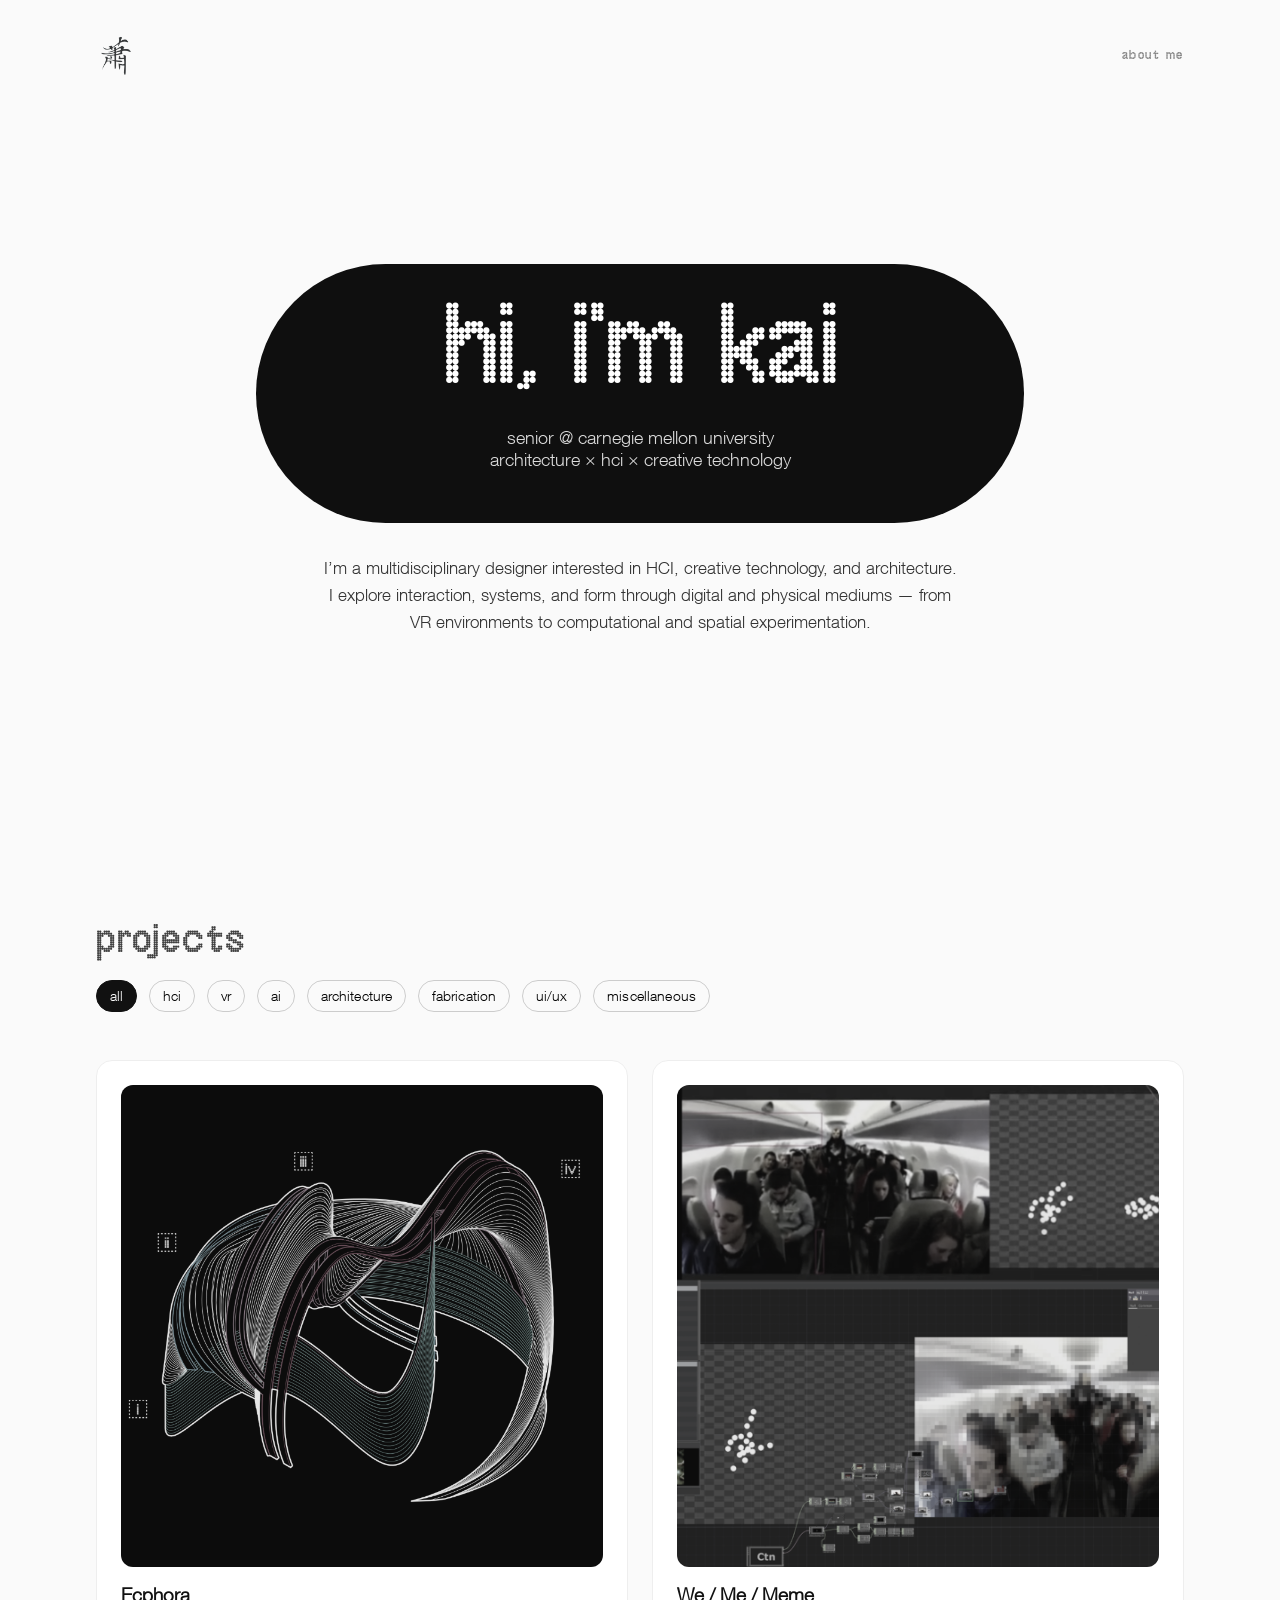
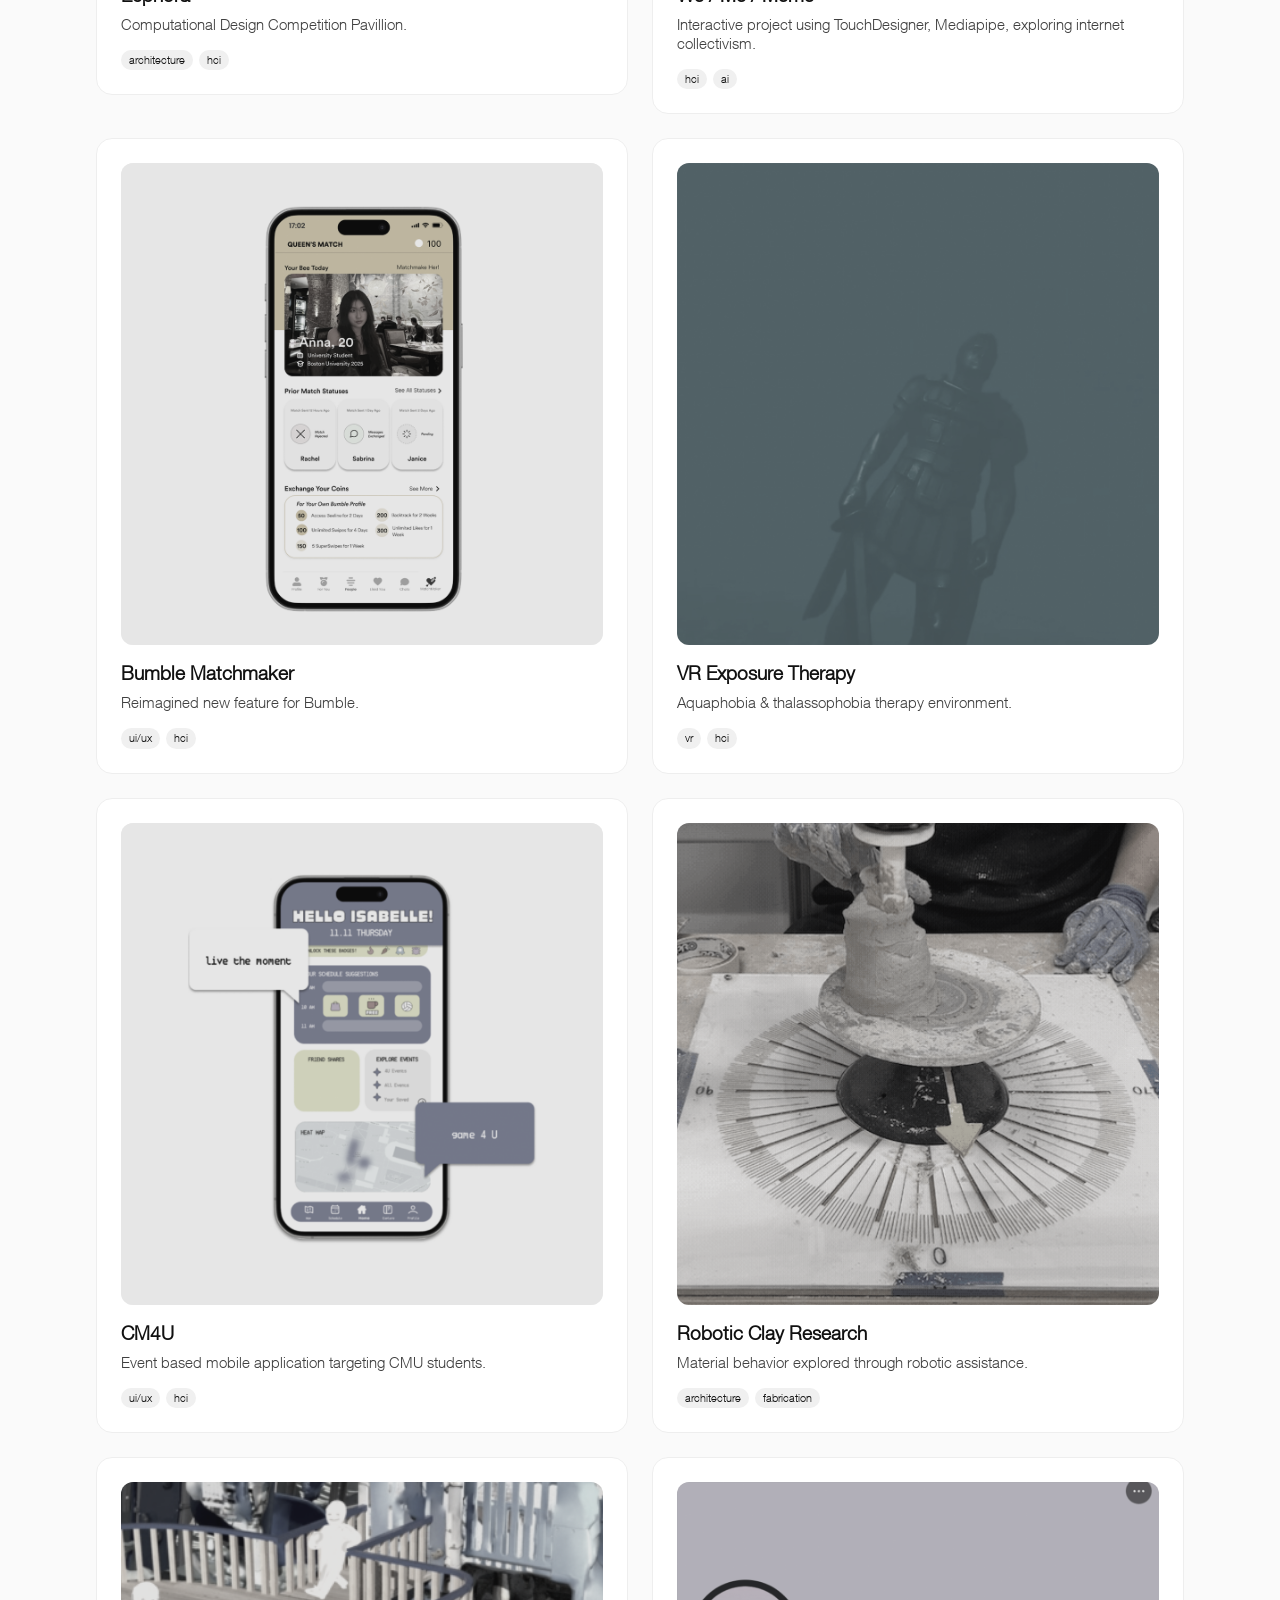
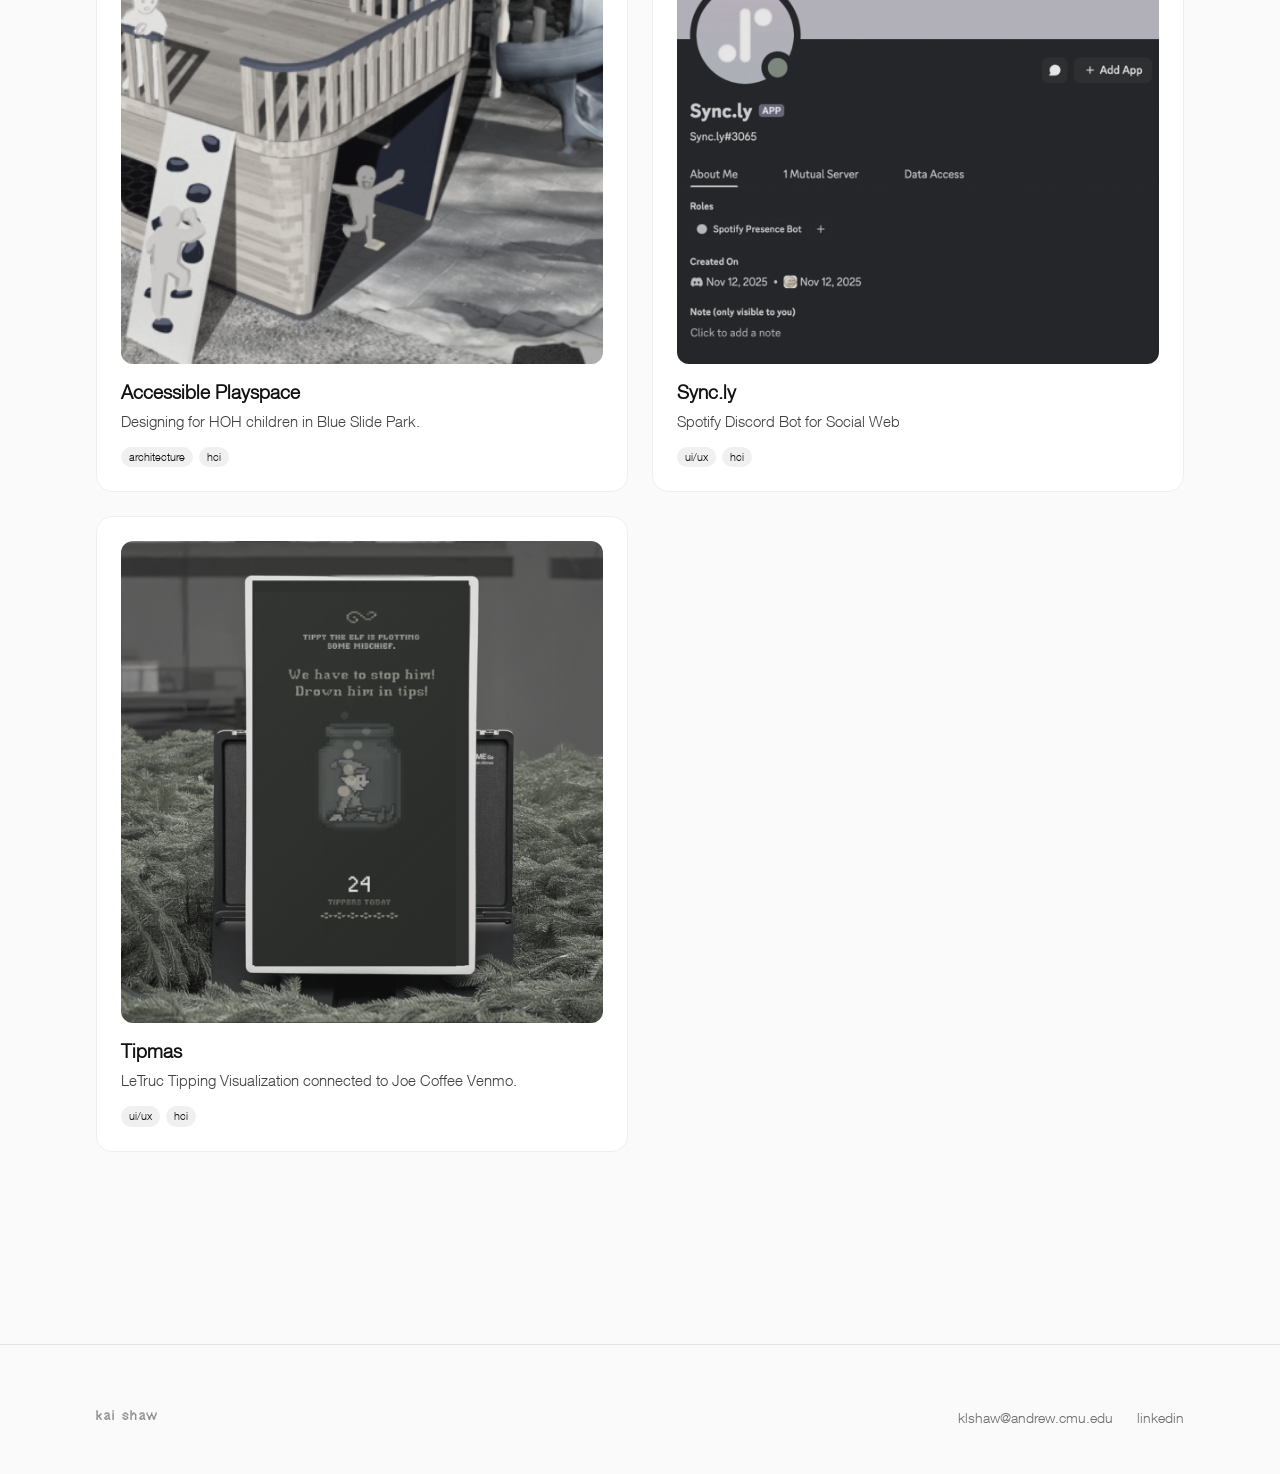
<file: index.html>
<!-- used chatgpt to generate format and card sorting functionalities in script, along with css, edited to format with images and different fonts as well as content! -->
<!DOCTYPE html>
<html lang="en">
<head>
  <meta charset="UTF-8" />
  <meta name="viewport" content="width=device-width, initial-scale=1.0" />
  <title>Kai Shaw — Portfolio</title>
  <link rel="stylesheet" href="styles.css" />
 <link rel="icon" type="image/png" href="images/favicon.png">

</head>
<body>

  <nav class="top-nav">
    <div class="nav-left">
      <a href="index.html">
      <img src="images/logo.png" alt="Kai Shaw logo" class="nav-logo">
      </a>

    </div>

    <div class="nav-right">
      <!--<a href="https://drive.google.com/file/d/1DO_gLftRfmkMQYUR49CrdU0KrRCdGwJn/view?usp=sharing" target="_blank">resume</a>
      <a href="https://drive.google.com/file/d/1A0pXKZa7BcgR3VO7WdkrsALMocVr-Z8c/view?usp=sharing" target="_blank">portfolio</a>

      -->
      <a href="about me.html" >about me</a>
    </div>
  </nav>

  <!-- HERO -->
  <section class="hero">
    <div class="hero-inner">

      <!-- PILL -->
      <div class="hero-box reveal">
        <h1>hi, i'm kai</h1>
        <p>senior @ carnegie mellon university <br>architecture × hci × creative technology</p>
      </div>

      <!-- ABOUT -->
      <div class="hero-about reveal">
        <p>
          I’m a multidisciplinary designer interested in HCI,
          creative technology, and architecture. I explore interaction, systems, and form
          through digital and physical mediums — from VR environments to
          computational and spatial experimentation.
        </p>
      </div>

    </div>
  </section>

  <!-- PROJECTS HEADER -->
  <section class="projects-header reveal" id="projects">
    <h2>projects</h2>
  </section>

  <!-- FILTERS -->
  <section class="filters reveal">
    <button class="filter-btn active" data-filter="all">all</button>
    <button class="filter-btn" data-filter="hci">hci</button>
    <button class="filter-btn" data-filter="vr">vr</button>
    <button class="filter-btn" data-filter="ai">ai</button>
    <button class="filter-btn" data-filter="architecture">architecture</button>
    <button class="filter-btn" data-filter="fabrication">fabrication</button>
    <button class="filter-btn" data-filter="ui/ux">ui/ux</button>
    <button class="filter-btn" data-filter="miscellaneous">miscellaneous</button>

  </section>

  <!-- PROJECTS -->
   <!-- there are links on the cards for for Ecphora, Bummble matchmaker, clay robotics, cm4u, and syncly. the other ones i plan on creating actual webpages later down the line, outside of this assignment-->
  <section class="projects reveal">

     <a
  class="project-link"
  href="ecphora.html"
  
    >
    <div class="project-card" data-tags="architecture hci">
      <div class="cover">
        <img src="images/ecphoracover.png" alt="Ecphora cover">
      </div>
      <h3>Ecphora</h3>
      <p>Computational Design Competition Pavillion.</p>
      <div class="tags">
        <span>architecture</span><span>hci</span>
      </div>
    </div>
     </a>

      <a
  class="project-link"
  href="wemememe.html"
 
    >
    <div class="project-card" data-tags="hci ai">
      <div class="cover">
        <img src="images/wemecover.png" alt="We / Me / Meme cover">
      </div>
      <h3>We / Me / Meme</h3>
      <p>Interactive project using TouchDesigner, Mediapipe, exploring internet collectivism.</p>
      <div class="tags">
        <span>hci</span><span>ai</span>
      </div>
    </div>
    </a>


    <a
  class="project-link"
  href="bumble.html"
 
    >
    <div class="project-card" data-tags="ui/ux hci">
      <div class="cover">
        <img src="images/bumblecover.png" alt="Bumble Matchmaker cover">
      </div>
      <h3>Bumble Matchmaker</h3>
      <p>Reimagined new feature for Bumble.</p>
      <div class="tags">
        <span>ui/ux</span><span>hci</span>
      </div>
    </div>
</a>


    <div class="project-card" data-tags="vr hci">
      <div class="cover">
        <img src="images/therapycover.png" alt="VR Exposure Therapy cover">
      </div>
      <h3>VR Exposure Therapy</h3>
      <p>Aquaphobia & thalassophobia therapy environment.</p>
      <div class="tags">
        <span>vr</span><span>hci</span>
      </div>
    </div>

      <a
  class="project-link"
  href="cm4u.html"
 
    >
    <div class="project-card" data-tags="ui/ux hci">
      <div class="cover">
        <img src="images/cm4ucover.png" alt="CM4U cover">
      </div>
      <h3>CM4U</h3>
      <p>Event based mobile application targeting CMU students.</p>
      <div class="tags">
        <span>ui/ux</span><span>hci</span>
      </div>
    </div>
    </a>

      <a
  class="project-link"
  href="robotic.html"

    >
    <div class="project-card" data-tags="architecture fabrication">
      <div class="cover">
        <img src="images/roboticcover.png" alt="Robotic Clay Research cover">
      </div>
      <h3>Robotic Clay Research</h3>
      <p>Material behavior explored through robotic assistance.</p>
      <div class="tags">
        <span>architecture</span><span>fabrication</span>
      </div>
    </div>
    </a>

        <a
  class="project-link"
  href="playspace.html"

    >
    <div class="project-card" data-tags="architecture hci">
      <div class="cover">
        <img src="images/playspace.png" alt="Accessible Playspace cover">
      </div>
      <h3>Accessible Playspace</h3>
      <p>Designing for HOH children in Blue Slide Park.</p>
      <div class="tags">
        <span>architecture</span><span>hci</span>
      </div>
    </div>
    </a>


    <a
    class ="project-link"
    href="syncly.html"
   
    >
    <div class="project-card" data-tags="ui/ux hci">
      <div class="cover">
        <img src="images/synclycover.png" alt="Sync.ly cover">
      </div>
      <h3>Sync.ly</h3>
      <p>Spotify Discord Bot for Social Web</p>
      <div class="tags">
        <span>ui/ux</span><span>hci</span>
      </div>
    </div>
    </a>


    <a
    class ="project-link"
    href="tipmas.html"
   
    >

    <div class="project-card" data-tags="ui/ux hci">
      <div class="cover">
        <img src="images/tipmascover.png" alt="Tipmas cover">
      </div>
      <h3>Tipmas</h3>
      <p>LeTruc Tipping Visualization connected to Joe Coffee Venmo.</p>
      <div class="tags">
        <span>ui/ux</span><span>hci</span>
      </div>
    </div>
    </a>

<a class="project-link" href="desolate.html"
    >
     <div class="project-card" data-tags="miscellaneous">
      <div class="cover">
        <img src="images/desolatecover.png" alt="Desolate cover">
      </div>
      <h3>Desolate Remnants</h3>
      <p>2D Pixel Platformer Game.</p>
      <div class="tags">
        <span>miscellaneous</span>
      </div>
    </div>
</a>

       <a
    class ="project-link"
    href="15113.html"
    target="_blank"
    rel="noopener noreferrer"
    >
      <div class="project-card" data-tags="miscellaneous ai">
      <div class="cover">
        <img src="images/15113cover.jpg" alt="15113 cover">
      </div>
      <h3>15113 Projects</h3>
      <p>Various projects from CMU 15113 class.</p>
      <div class="tags">
        <span>miscellaneous</span><span>ai</span>
      </div>
    </div>
    </a>

    <a
    class="project-link"
    href="asciisand.html"
   
      >
      <div class="project-card" data-tags="ai miscellaneous">
        <div class="cover">
          <img src="images/sand.png" alt="sand game cover">
        </div>
        <h3>Ascii Sand</h3>
        <p>Mini Game using Media Pipe</p>
        <div class="tags">
          <span>miscellaneous</span><span>ai</span>
        </div>
      </div>
      </a>
  
        

  </section>

  <script src="script.js"></script>
</body>

<footer class="site-footer">
  <div class="footer-inner">
    <p class="footer-name">kai shaw</p>

    <div class="footer-links">
      <a href="mailto:klshaw@andrew.cmu.edu">klshaw@andrew.cmu.edu</a>
      <a href="https://www.linkedin.com/in/kai-shaw000" target="_blank" rel="noopener noreferrer">
        linkedin
      </a>
    </div>
  </div>
</footer>

</html>
</file>
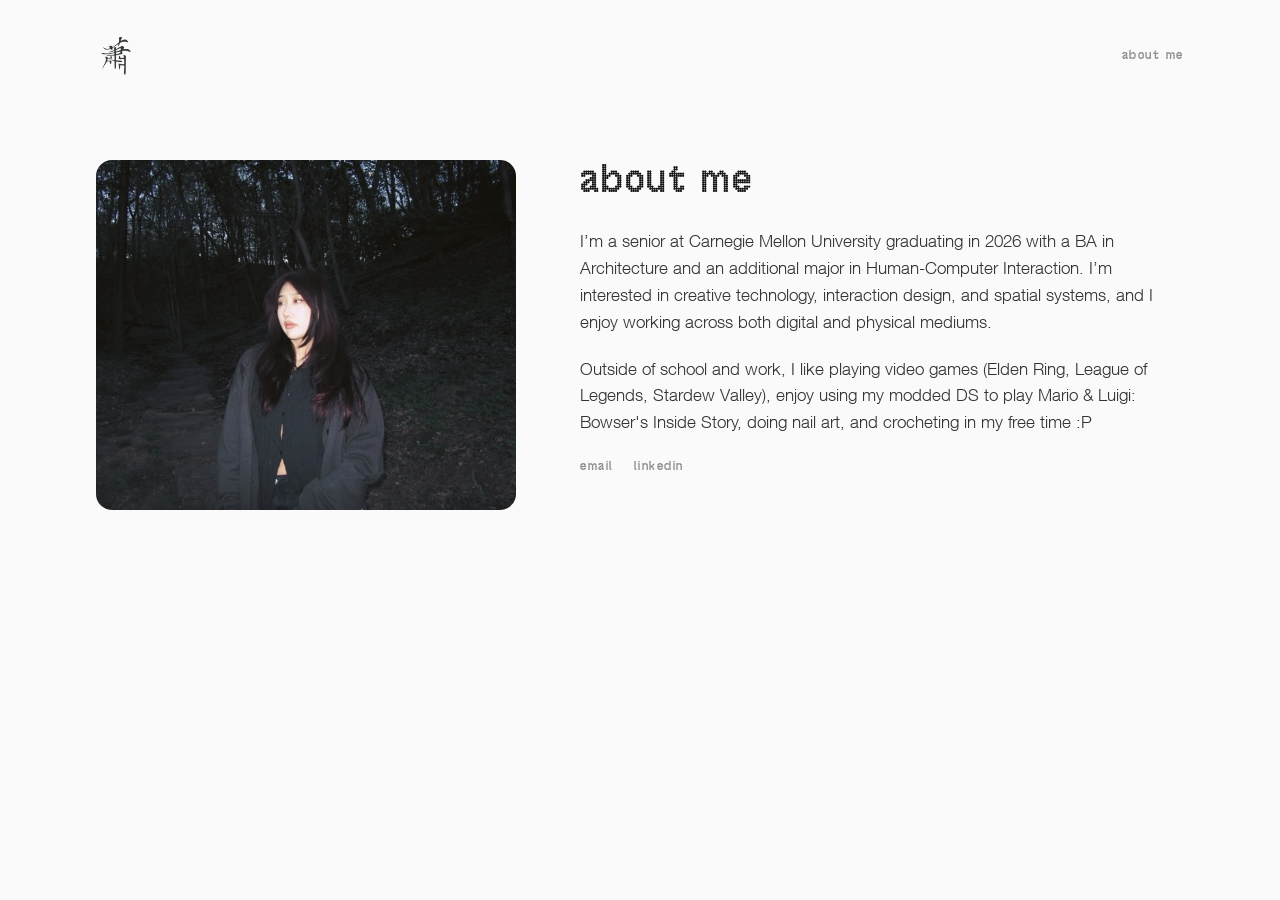
<file: about me.html>
<!DOCTYPE html>
<html lang="en">
<head>
  <meta charset="UTF-8" />
  <meta name="viewport" content="width=device-width, initial-scale=1.0" />
  <title>About — Kai Shaw</title>
  <link rel="stylesheet" href="styles.css" />
  <link rel="icon" type="image/png" href="images/lfavicon.png">
</head>
<body>

  <!-- NAV -->
  <nav class="top-nav">
    <div class="nav-left">
      <a href="index.html">
        <img src="images/logo.png" alt="Kai Shaw logo" class="nav-logo">
      </a>
    </div>

     <div class="nav-right">
        <!--<a href="https://drive.google.com/file/d/1DO_gLftRfmkMQYUR49CrdU0KrRCdGwJn/view?usp=sharing" target="_blank">resume</a>
      <a href="https://drive.google.com/file/d/1A0pXKZa7BcgR3VO7WdkrsALMocVr-Z8c/view?usp=sharing" target="_blank">portfolio</a>

      -->
      <a href="about me.html" target="_blank">about me</a>
    </div>
  </nav>

  <!-- ABOUT PAGE -->
  <main class="about-page reveal">

    <section class="about-hero reveal">
      <div class="about-photo ">
        <img src="images/aboutmepic.png" alt="Photo of Kai Shaw">
      </div>

      <div class="about-text">
        <h1>about me</h1>

        <p>
          I’m a senior at Carnegie Mellon University graduating in 2026 with a
          BA in Architecture and an additional major in Human-Computer Interaction.
          I’m interested in creative technology, interaction design, and spatial systems,
          and I enjoy working across both digital and physical mediums.
        </p>

        <p>
          Outside of school and work, I like playing video games (Elden Ring, League of Legends, Stardew Valley), enjoy using my modded DS to play Mario & Luigi: Bowser's Inside Story, doing nail art, and crocheting in my
          free time :P
        </p>

        <div class="about-links">
          <a href="mailto:klshaw@andrew.cmu.edu">email</a>
          <a href="https://www.linkedin.com/in/kai-shaw000" target="_blank">linkedin</a>
        </div>
      </div>
    </section>

  </main>
<script src="script.js"></script>
</body>
</html>
</file>
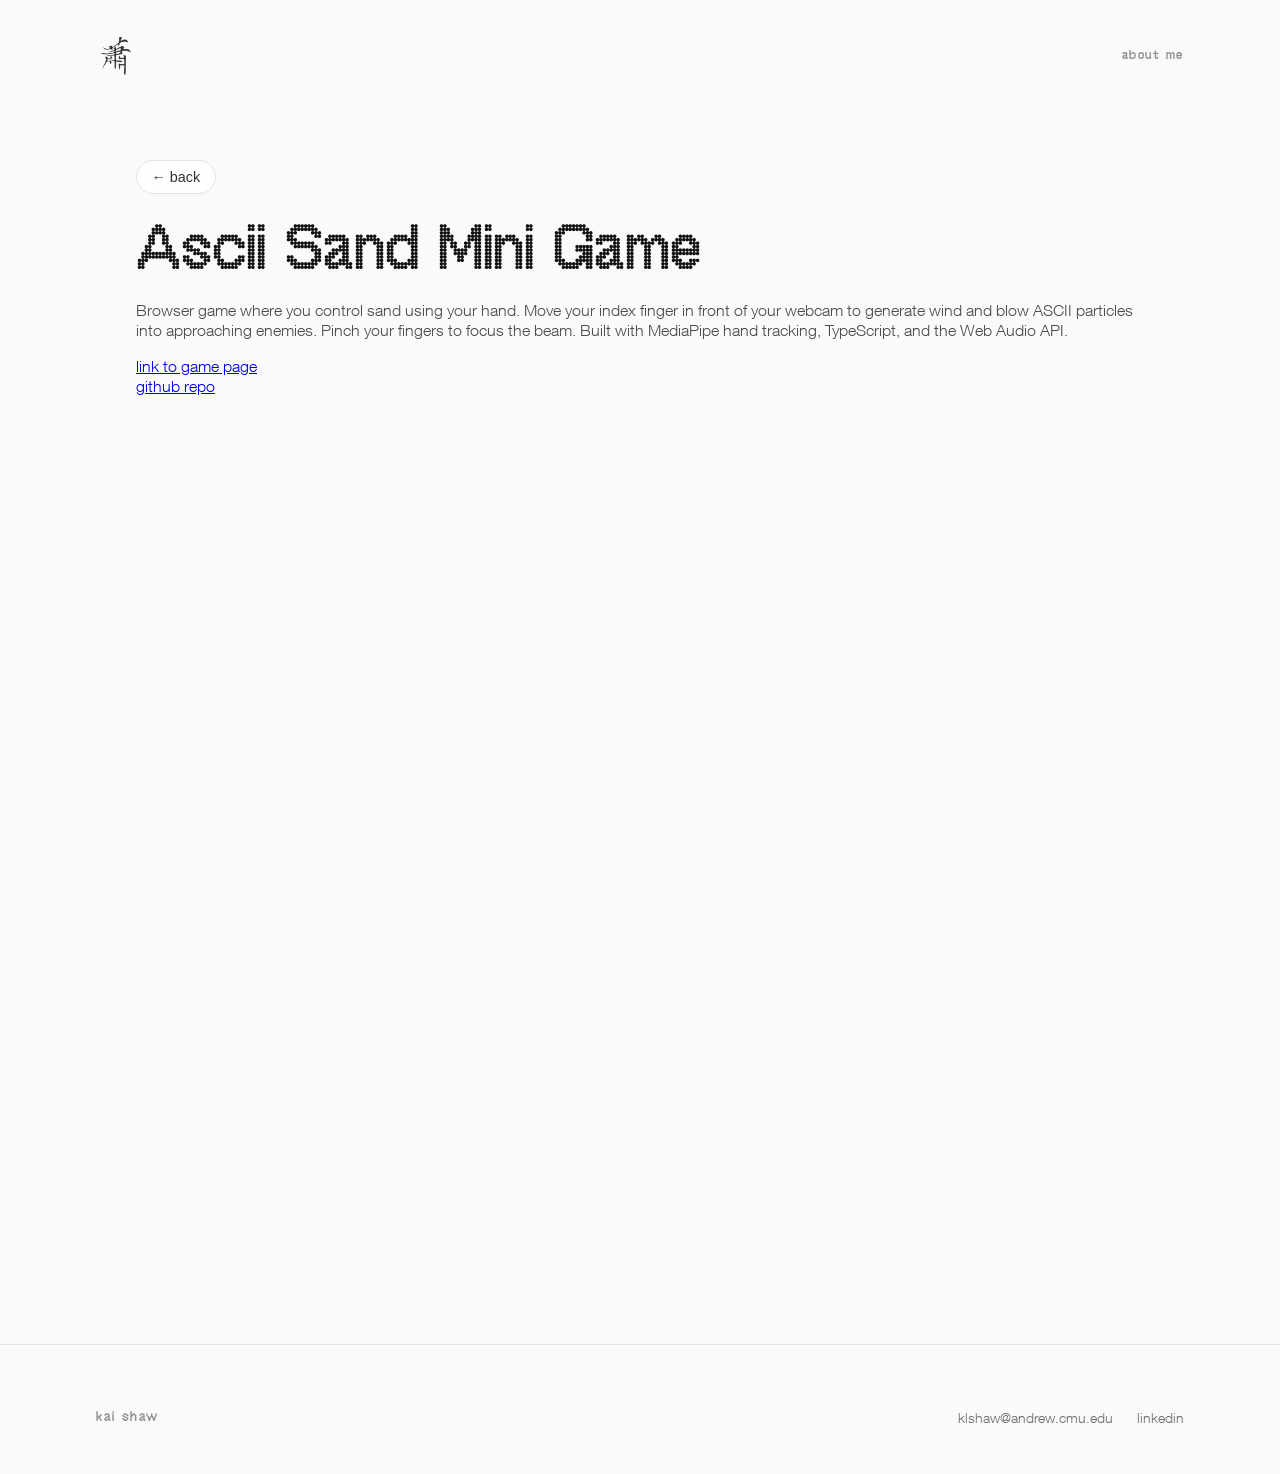
<file: asciisand.html>
<!DOCTYPE html>
<html lang="en">
<head>
  <meta charset="UTF-8" />
  <meta name="viewport" content="width=device-width, initial-scale=1.0" />
  <title>Ascii-Sand Mini Game — Kai Shaw</title>
  <link rel="stylesheet" href="styles.css" />
  <link rel="icon" type="image/png" href="images/favicon.png">
</head>
<body>

  <!-- NAV (same as index) -->
   <nav class="top-nav">
    <div class="nav-left">
      <a href="index.html">
      <img src="images/logo.png" alt="Kai Shaw logo" class="nav-logo">
      </a>

    </div>

    <div class="nav-right">
       <!--<a href="https://drive.google.com/file/d/1DO_gLftRfmkMQYUR49CrdU0KrRCdGwJn/view?usp=sharing" target="_blank">resume</a>
      <a href="https://drive.google.com/file/d/1A0pXKZa7BcgR3VO7WdkrsALMocVr-Z8c/view?usp=sharing" target="_blank">portfolio</a>

      -->
      <a href="about me.html" target="_blank">about me</a>
    </div>
  </nav>
  <!-- PAGE CONTENT -->
  <main class="project-page">
    <header class="project-page-top reveal">
      <button class="back-btn" type="button">← back</button>
      <h1 class="project-title">Ascii Sand Mini Game</h1>
     <p class="project-subtitle">
    Browser game where you control sand using your hand. Move your index finger in front of your webcam to generate wind and blow ASCII particles into approaching enemies. Pinch your fingers to focus the beam. Built with MediaPipe hand tracking, TypeScript, and the Web Audio API.</p>
<p>
    <a
    href="https://kaibeii.github.io/ascii-sand/"
    target="_blank"
    rel="noopener noreferrer"
    class="project-link-inline"
  >
    link to game page
  </a>
  <br>
  <a
    href="https://github.com/kaibeii/ascii-sand"
    target="_blank"
    rel="noopener noreferrer"
    class="project-link-inline"
  >
    github repo
  </a>

</p>


    </header>
  
    <!-- FIGMA EMBED -->
    <section class="figma-embed reveal">
        <iframe 
        src="https://kaibeii.github.io/ascii-sand/" 
        width="100%" 
        height="720px"
        frameborder="0"
        allow="camera"
      ></iframe>

    </section>

  </main>

  
  <script src="script.js"></script>
</body>

<footer class="site-footer">
  <div class="footer-inner">
    <p class="footer-name">kai shaw</p>

    <div class="footer-links">
      <a href="mailto:klshaw@andrew.cmu.edu">klshaw@andrew.cmu.edu</a>
      <a href="https://www.linkedin.com/in/kai-shaw000" target="_blank" rel="noopener noreferrer">
        linkedin
      </a>
    </div>
  </div>
</footer>

</html>
</file>
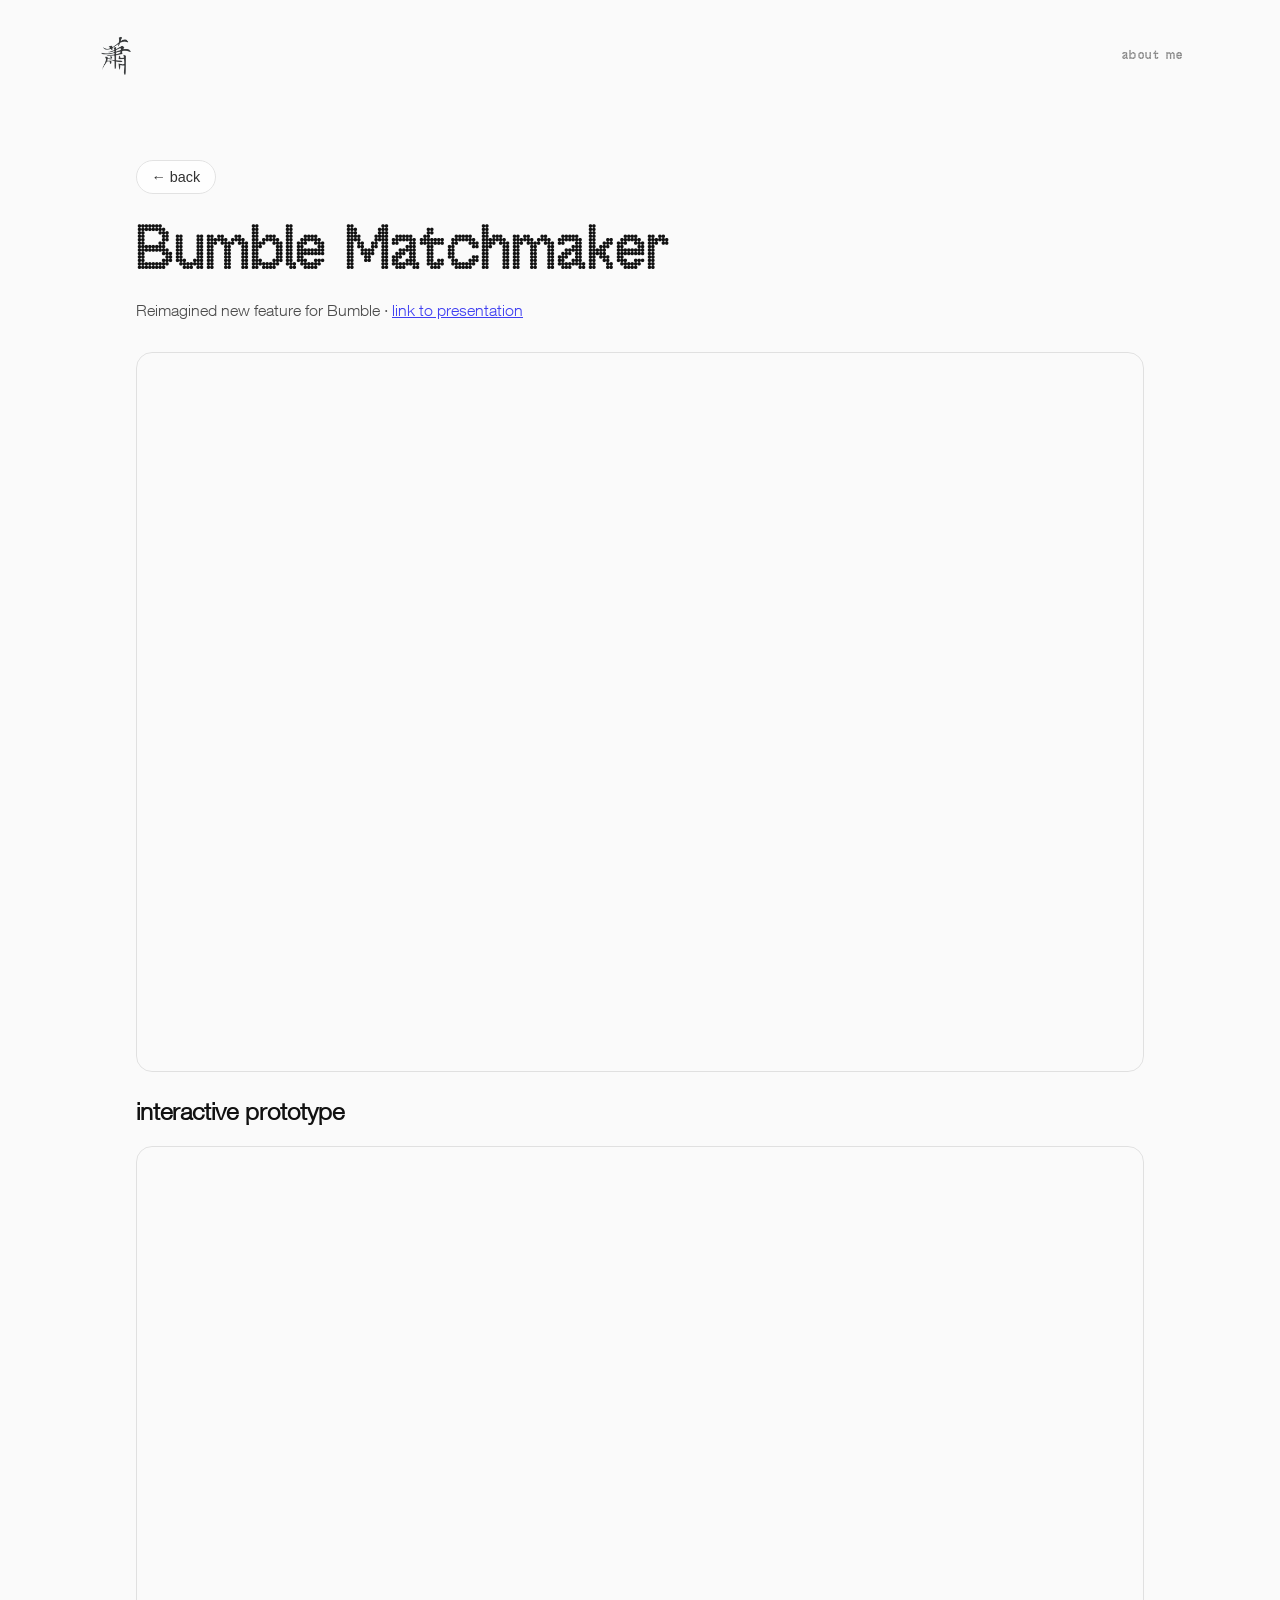
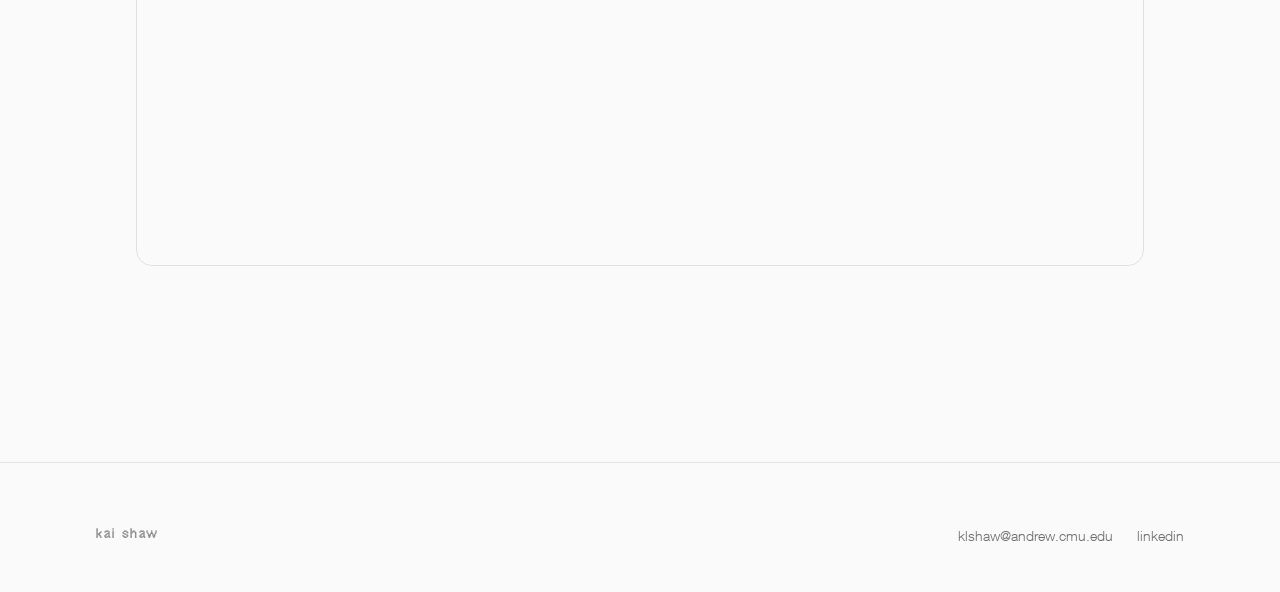
<file: bumble.html>
<!DOCTYPE html>
<html lang="en">
<head>
  <meta charset="UTF-8" />
  <meta name="viewport" content="width=device-width, initial-scale=1.0" />
  <title>Bumble Matchmaker — Kai Shaw</title>
  <link rel="stylesheet" href="styles.css" />
  <link rel="icon" type="image/png" href="images/favicon.png">
</head>
<body>

  <!-- NAV (same as index) -->
   <nav class="top-nav">
    <div class="nav-left">
      <a href="index.html">
      <img src="images/logo.png" alt="Kai Shaw logo" class="nav-logo">
      </a>

    </div>

    <div class="nav-right">
        <!--<a href="https://drive.google.com/file/d/1DO_gLftRfmkMQYUR49CrdU0KrRCdGwJn/view?usp=sharing" target="_blank">resume</a>
      <a href="https://drive.google.com/file/d/1A0pXKZa7BcgR3VO7WdkrsALMocVr-Z8c/view?usp=sharing" target="_blank">portfolio</a>

      -->
      <a href="about me.html" target="_blank">about me</a>
    </div>
  </nav>
  <!-- PAGE CONTENT -->
  <main class="project-page">
    <header class="project-page-top reveal">
      <button class="back-btn" type="button">← back</button>
      <h1 class="project-title">Bumble Matchmaker</h1>
     <p class="project-subtitle">
  Reimagined new feature for Bumble ·
  <a
    href="https://www.figma.com/deck/5iEzaj7aHP44eb6dWEPT1D/Untitled?node-id=1-447&t=fbqTCj6JErvnins7-1"
    target="_blank"
    rel="noopener noreferrer"
    class="project-link-inline"
  >
    link to presentation
  </a>
</p>

    </header>

    <!-- FIGMA EMBED -->
    <section class="figma-embed reveal">
      <iframe
        title="Bumble Matchmaker — Figma"
        style="border: 1px solid rgba(0, 0, 0, 0.1);"
        width="100%"
        height="720"
        <iframe style="border: 1px solid rgba(0, 0, 0, 0.1);" width="800" height="450" src="https://embed.figma.com/slides/5iEzaj7aHP44eb6dWEPT1D/Untitled?node-id=1-447&embed-host=share" allowfullscreen></iframe>
       
   
    </section>

    <!-- PROTOTYPE EMBED -->
<section class="figma-embed figma-prototype reveal">
  <h2 class="embed-heading">interactive prototype</h2>

  <iframe
    title="Bumble Matchmaker Prototype"
    style="border: 1px solid rgba(0, 0, 0, 0.1);"
    width="100%"
    height="720"
    src="https://embed.figma.com/proto/mcxIvaBT7zVJsJJ6tf2OjK/Bumble-Matchmaker-Feature?node-id=100-2275&scaling=scale-down&content-scaling=fixed&page-id=0%3A1&starting-point-node-id=100%3A2275&show-proto-sidebar=1&embed-host=share"
    allowfullscreen
  ></iframe>
</section>


  </main>

  
  <script src="script.js"></script>
</body>

<footer class="site-footer">
  <div class="footer-inner">
    <p class="footer-name">kai shaw</p>

    <div class="footer-links">
      <a href="mailto:klshaw@andrew.cmu.edu">klshaw@andrew.cmu.edu</a>
      <a href="https://www.linkedin.com/in/kai-shaw000" target="_blank" rel="noopener noreferrer">
        linkedin
      </a>
    </div>
  </div>
</footer>

</html>
</file>
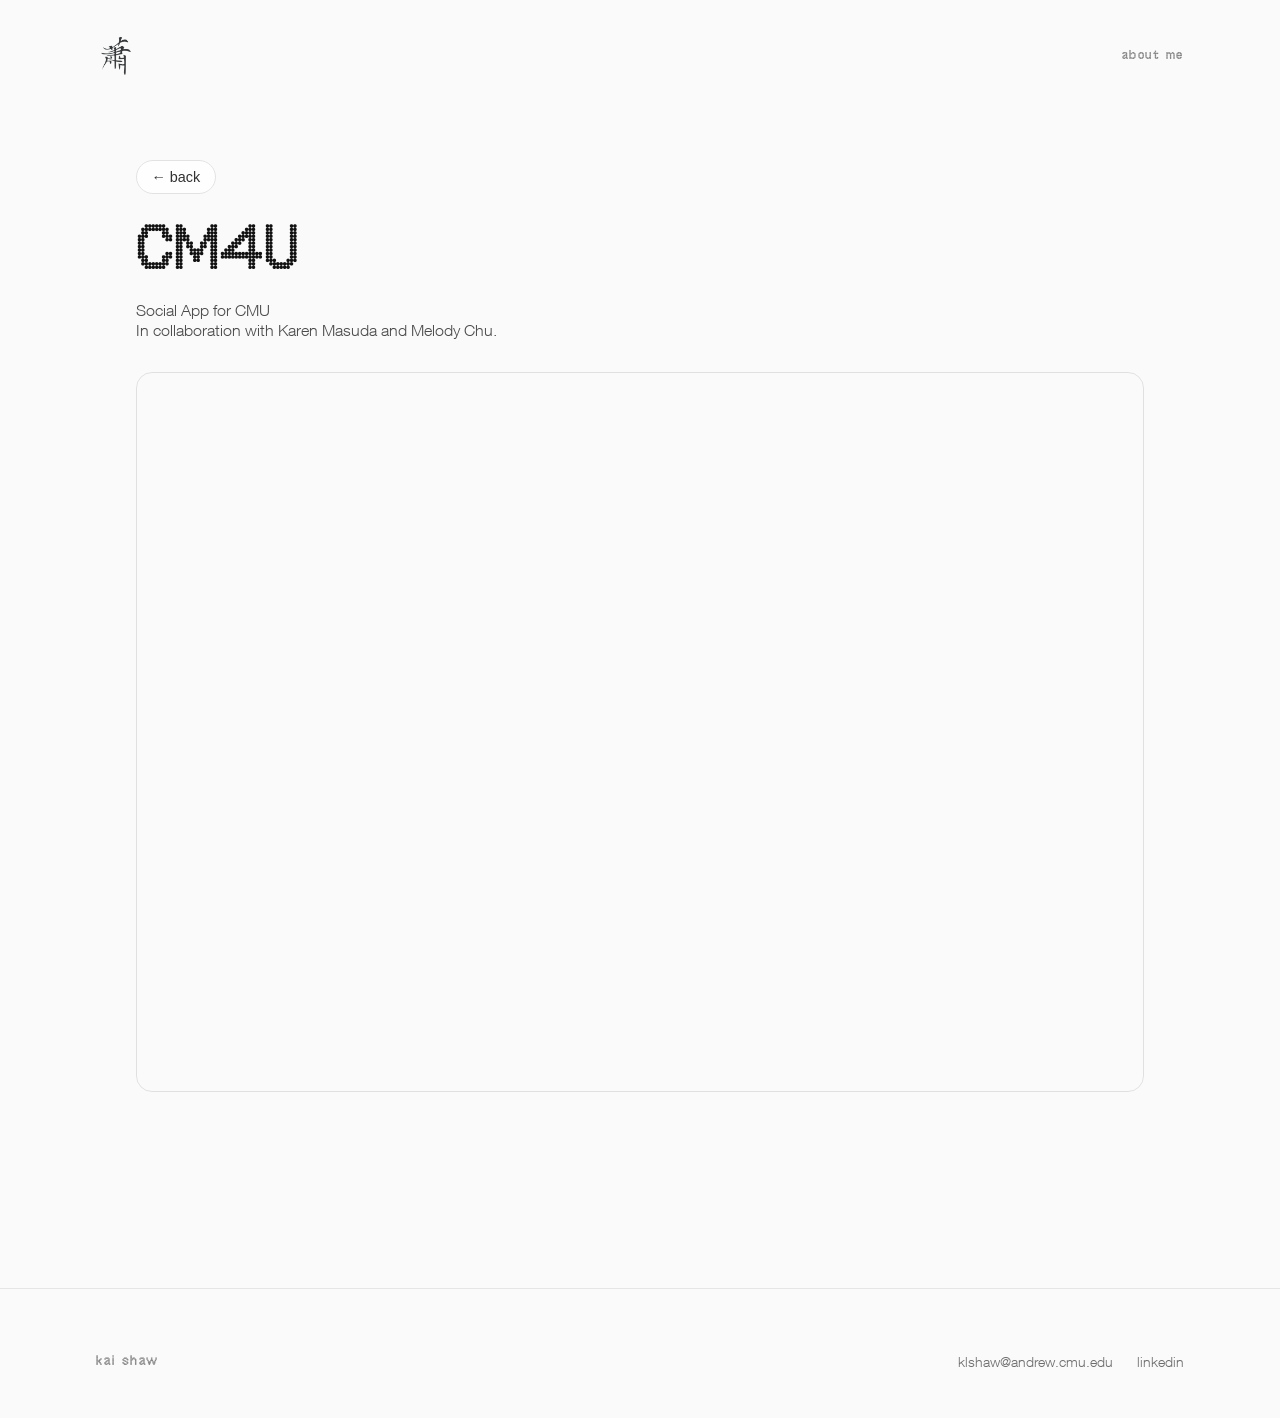
<file: cm4u.html>
<!DOCTYPE html>
<html lang="en">
<head>
  <meta charset="UTF-8" />
  <meta name="viewport" content="width=device-width, initial-scale=1.0" />
  <title>CM4U — Kai Shaw</title>
  <link rel="stylesheet" href="styles.css" />
  <link rel="icon" type="image/png" href="images/favicon.png">
</head>
<body>

  <!-- NAV (same as index) -->
   <nav class="top-nav">
    <div class="nav-left">
      <a href="index.html">
      <img src="images/logo.png" alt="Kai Shaw logo" class="nav-logo">
      </a>

    </div>

    <div class="nav-right">
         <!--<a href="https://drive.google.com/file/d/1DO_gLftRfmkMQYUR49CrdU0KrRCdGwJn/view?usp=sharing" target="_blank">resume</a>
      <a href="https://drive.google.com/file/d/1A0pXKZa7BcgR3VO7WdkrsALMocVr-Z8c/view?usp=sharing" target="_blank">portfolio</a>

      -->
      <a href="about me.html" target="_blank">about me</a>
    </div>
  </nav>
  <!-- PAGE CONTENT -->
  <main class="project-page">
    <header class="project-page-top reveal">
      <button class="back-btn" type="button">← back</button>
      <h1 class="project-title">CM4U</h1>
     <p class="project-subtitle">
  Social App for CMU <br> In collaboration with Karen Masuda and Melody Chu. </br></p>



    </header>

    <!-- FIGMA EMBED -->
    <section class="figma-embed reveal">
        <iframe style="border: 1px solid rgba(0, 0, 0, 0.1);" width="100%" height="720" src="https://embed.figma.com/slides/7x6OXm40QhJp4rWk0bU8Lz/UX-Research-Process-Book?node-id=11-260&embed-host=share" allowfullscreen></iframe>
    </section>




  </main>

  
  <script src="script.js"></script>
</body>

<footer class="site-footer">
  <div class="footer-inner">
    <p class="footer-name">kai shaw</p>

    <div class="footer-links">
      <a href="mailto:klshaw@andrew.cmu.edu">klshaw@andrew.cmu.edu</a>
      <a href="https://www.linkedin.com/in/kai-shaw000" target="_blank" rel="noopener noreferrer">
        linkedin
      </a>
    </div>
  </div>
</footer>

</html>
</file>
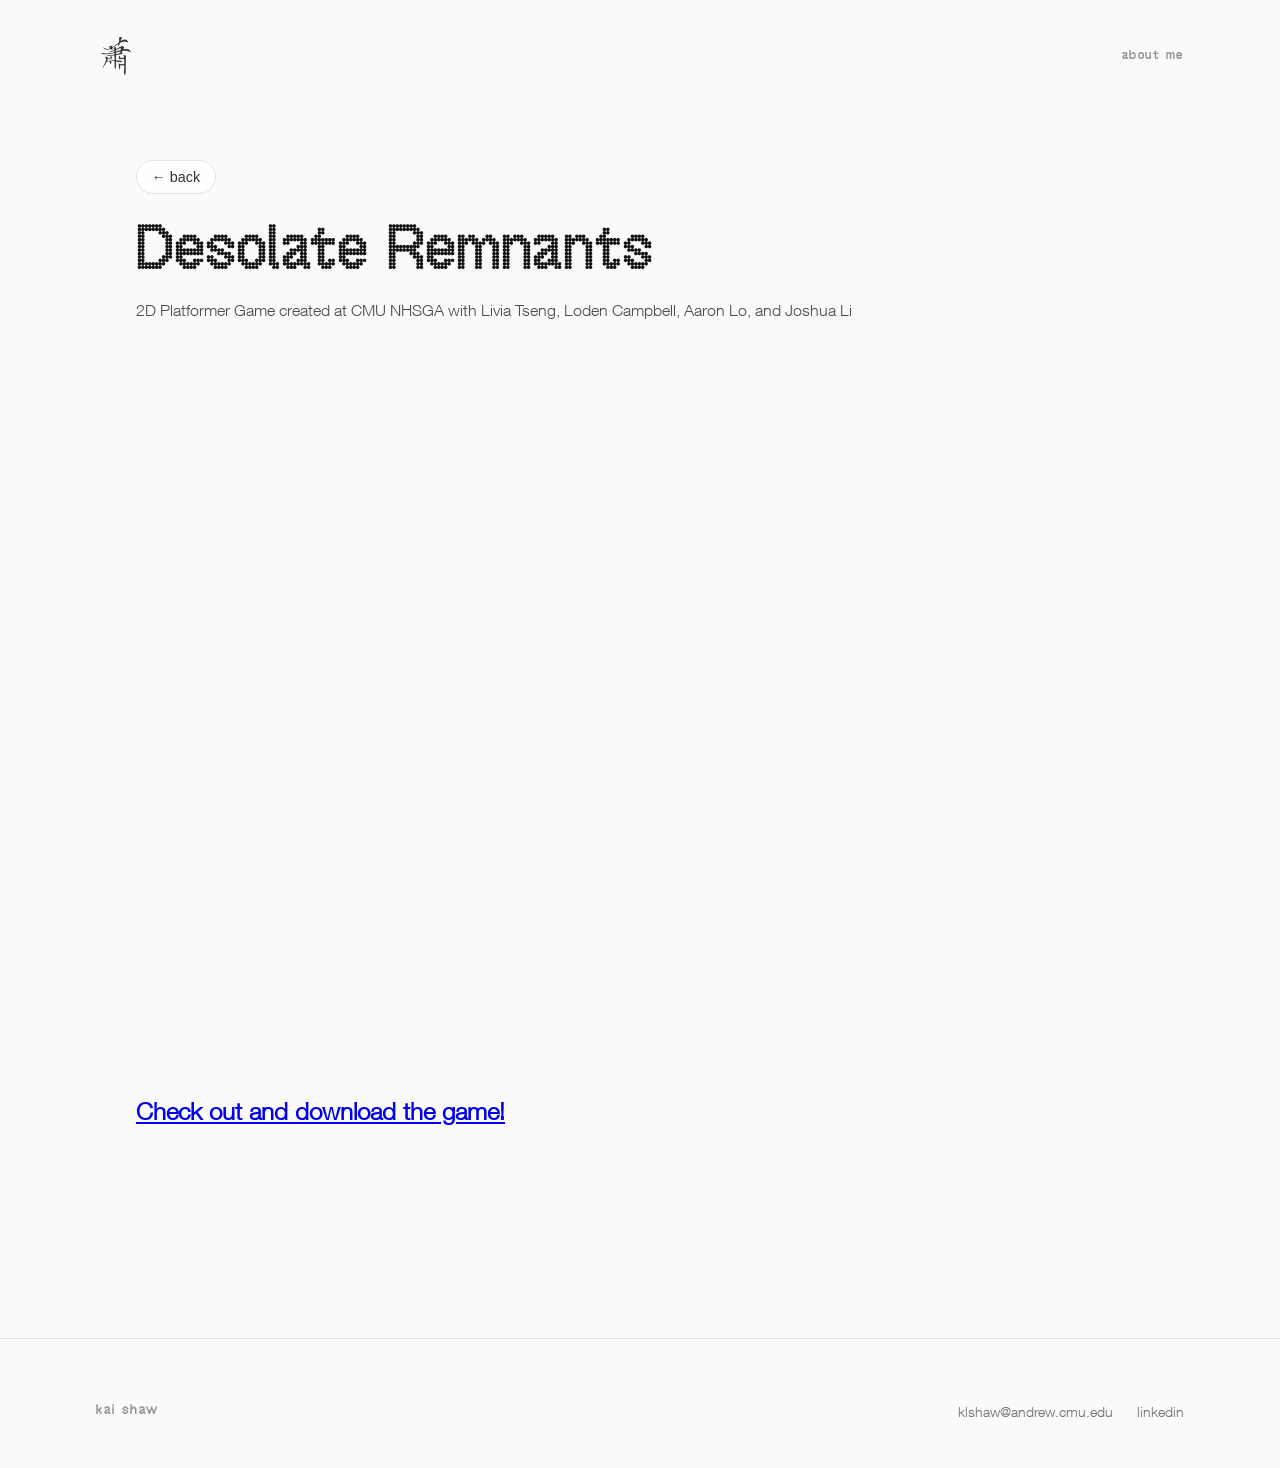
<file: desolate.html>
<!DOCTYPE html>
<html lang="en">
<head>
  <meta charset="UTF-8" />
  <meta name="viewport" content="width=device-width, initial-scale=1.0" />
  <title>Desolate Remnants — Kai Shaw</title>
  <link rel="stylesheet" href="styles.css" />
  <link rel="icon" type="image/png" href="images/favicon.png">
</head>
<body>

  <!-- NAV (same as index) -->
   <nav class="top-nav">
    <div class="nav-left">
      <a href="index.html">
      <img src="images/logo.png" alt="Kai Shaw logo" class="nav-logo">
      </a>

    </div>

    <div class="nav-right">
         <!--<a href="https://drive.google.com/file/d/1DO_gLftRfmkMQYUR49CrdU0KrRCdGwJn/view?usp=sharing" target="_blank">resume</a>
      <a href="https://drive.google.com/file/d/1A0pXKZa7BcgR3VO7WdkrsALMocVr-Z8c/view?usp=sharing" target="_blank">portfolio</a>

      -->
      <a href="about me.html" target="_blank">about me</a>
    </div>
  </nav>
  <!-- PAGE CONTENT -->
  <main class="project-page">
    <header class="project-page-top reveal">
      <button class="back-btn" type="button">← back</button>
      <h1 class="project-title">Desolate Remnants</h1>
     <p class="project-subtitle">
  2D Platformer Game created at CMU NHSGA with Livia Tseng, Loden Campbell, Aaron Lo, and Joshua Li

</p>
    </header>

    <!-- FIGMA EMBED -->
    <section class="figma-embed reveal">

     <iframe title="vimeo-player" src="https://player.vimeo.com/video/1060249523?h=67e732db7d" width="100%" height="720" frameborder="0" referrerpolicy="strict-origin-when-cross-origin" allow="autoplay; fullscreen; picture-in-picture; clipboard-write; encrypted-media; web-share"   allowfullscreen></iframe>

    <!-- PROTOTYPE EMBED -->
<section class="figma-embed figma-prototype reveal">
 <a href="https://loden-campbell.itch.io/desolate-remnants" target="_blank"> <h2 class="embed-heading">Check out and download the game!</h2></a>

 
</section>


  </main>

  
  <script src="script.js"></script>
</body>

<footer class="site-footer">
  <div class="footer-inner">
    <p class="footer-name">kai shaw</p>

    <div class="footer-links">
      <a href="mailto:klshaw@andrew.cmu.edu">klshaw@andrew.cmu.edu</a>
      <a href="https://www.linkedin.com/in/kai-shaw000" target="_blank" rel="noopener noreferrer">
        linkedin
      </a>
    </div>
  </div>
</footer>

</html>
</file>
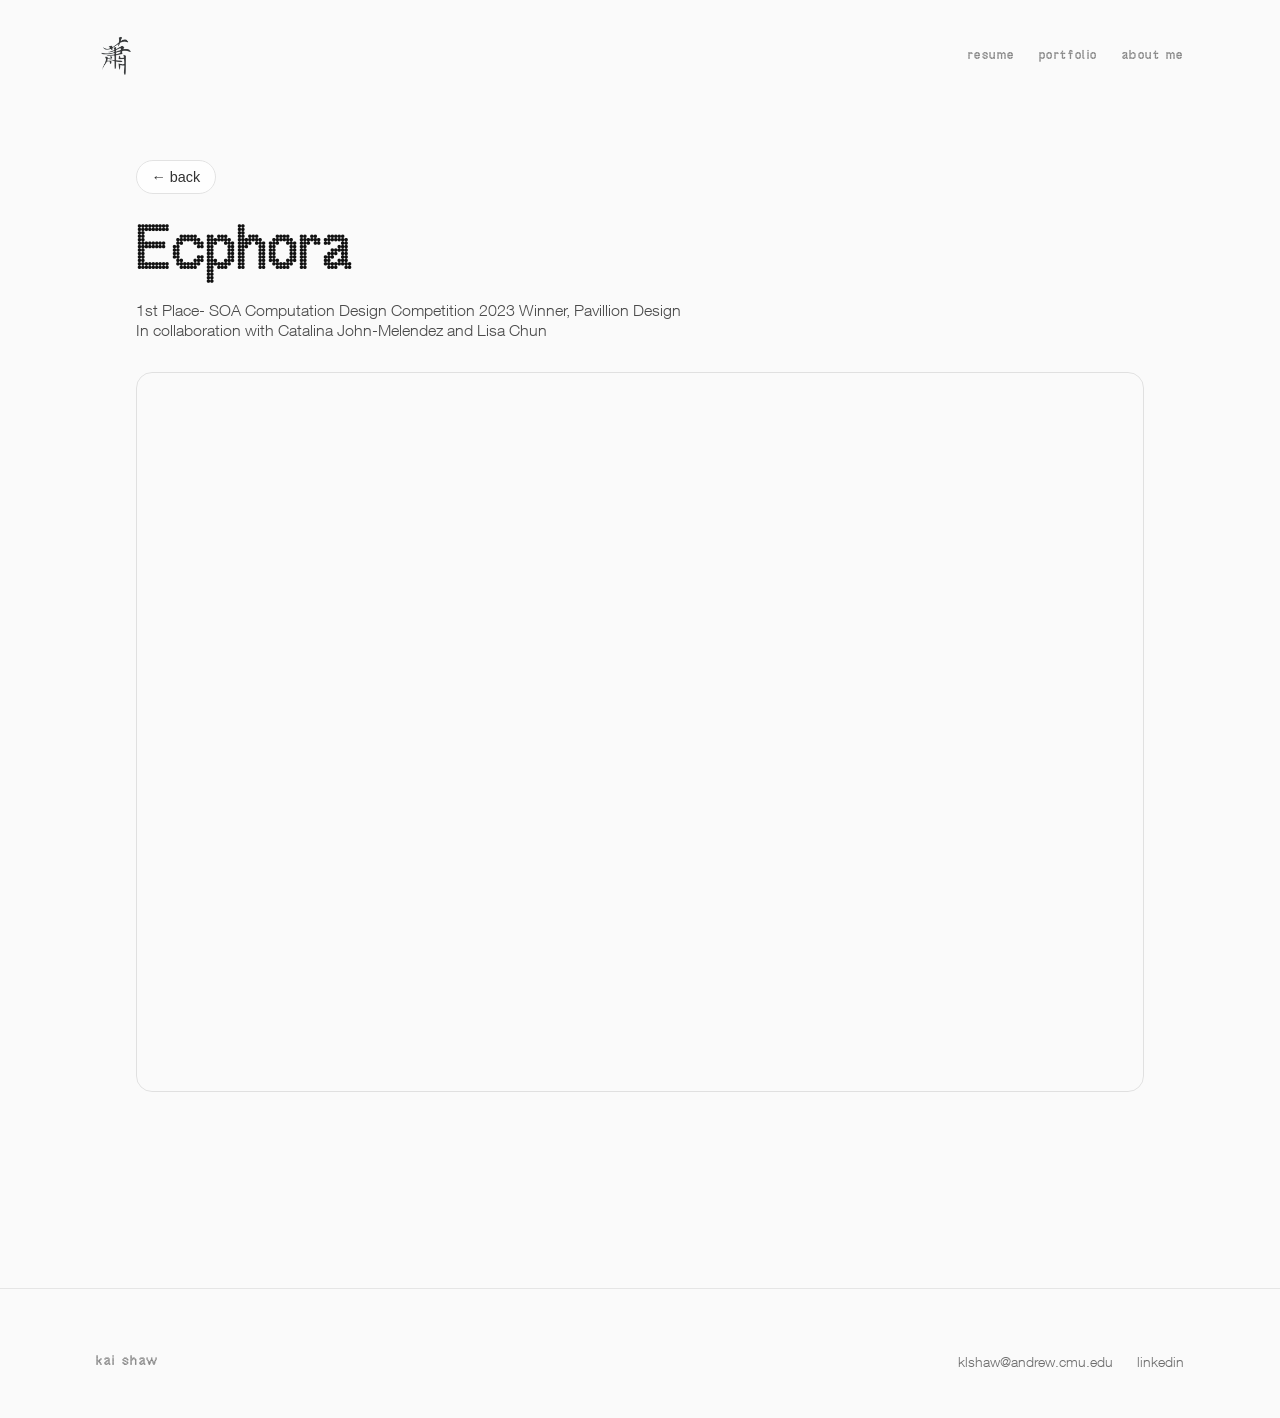
<file: ecphora.html>
<!DOCTYPE html>
<html lang="en">
<head>
  <meta charset="UTF-8" />
  <meta name="viewport" content="width=device-width, initial-scale=1.0" />
  <title>Ecphora — Kai Shaw</title>
  <link rel="stylesheet" href="styles.css" />
  <link rel="icon" type="image/png" href="images/favicon.png">
</head>
<body>

  <!-- NAV (same as index) -->
   <nav class="top-nav">
    <div class="nav-left">
      <a href="index.html">
      <img src="images/logo.png" alt="Kai Shaw logo" class="nav-logo">
      </a>

    </div>

    <div class="nav-right">
      <a href="https://drive.google.com/file/d/1DO_gLftRfmkMQYUR49CrdU0KrRCdGwJn/view?usp=sharing" target="_blank">resume</a>
      <a href="https://drive.google.com/file/d/1A0pXKZa7BcgR3VO7WdkrsALMocVr-Z8c/view?usp=sharing" target="_blank">portfolio</a>
      <a href="about me.html" target="_blank">about me</a>
    </div>
  </nav>
  <!-- PAGE CONTENT -->
  <main class="project-page reveal">
    <header class="project-page-top reveal">
      <button class="back-btn" type="button">← back</button>
      <h1 class="project-title ">Ecphora</h1>
     <p class="project-subtitle">
  1st Place- SOA Computation Design Competition 2023 Winner, Pavillion Design<br> In collaboration with Catalina John-Melendez and Lisa Chun</br>
 
</p>

    </header>

    <!-- FIGMA EMBED -->
    <section class="figma-embed reveal">
      <iframe
        title="Ecphora — Slides"
        style="border: 1px solid rgba(0, 0, 0, 0.1);"
        width="100%"
        height="720"
       <iframe src="https://drive.google.com/file/d/1AeB9kXPpvJz0ghEFuqj4--TLp_B4W2FT/preview" width="640" height="480"></iframe>
       
   
    </section>


  </main>

 
  <script src="script.js"></script>
</body>

<footer class="site-footer">
  <div class="footer-inner">
    <p class="footer-name">kai shaw</p>

    <div class="footer-links">
      <a href="mailto:klshaw@andrew.cmu.edu">klshaw@andrew.cmu.edu</a>
      <a href="https://www.linkedin.com/in/kai-shaw000" target="_blank" rel="noopener noreferrer">
        linkedin
      </a>
    </div>
  </div>
</footer>

</html>
</file>
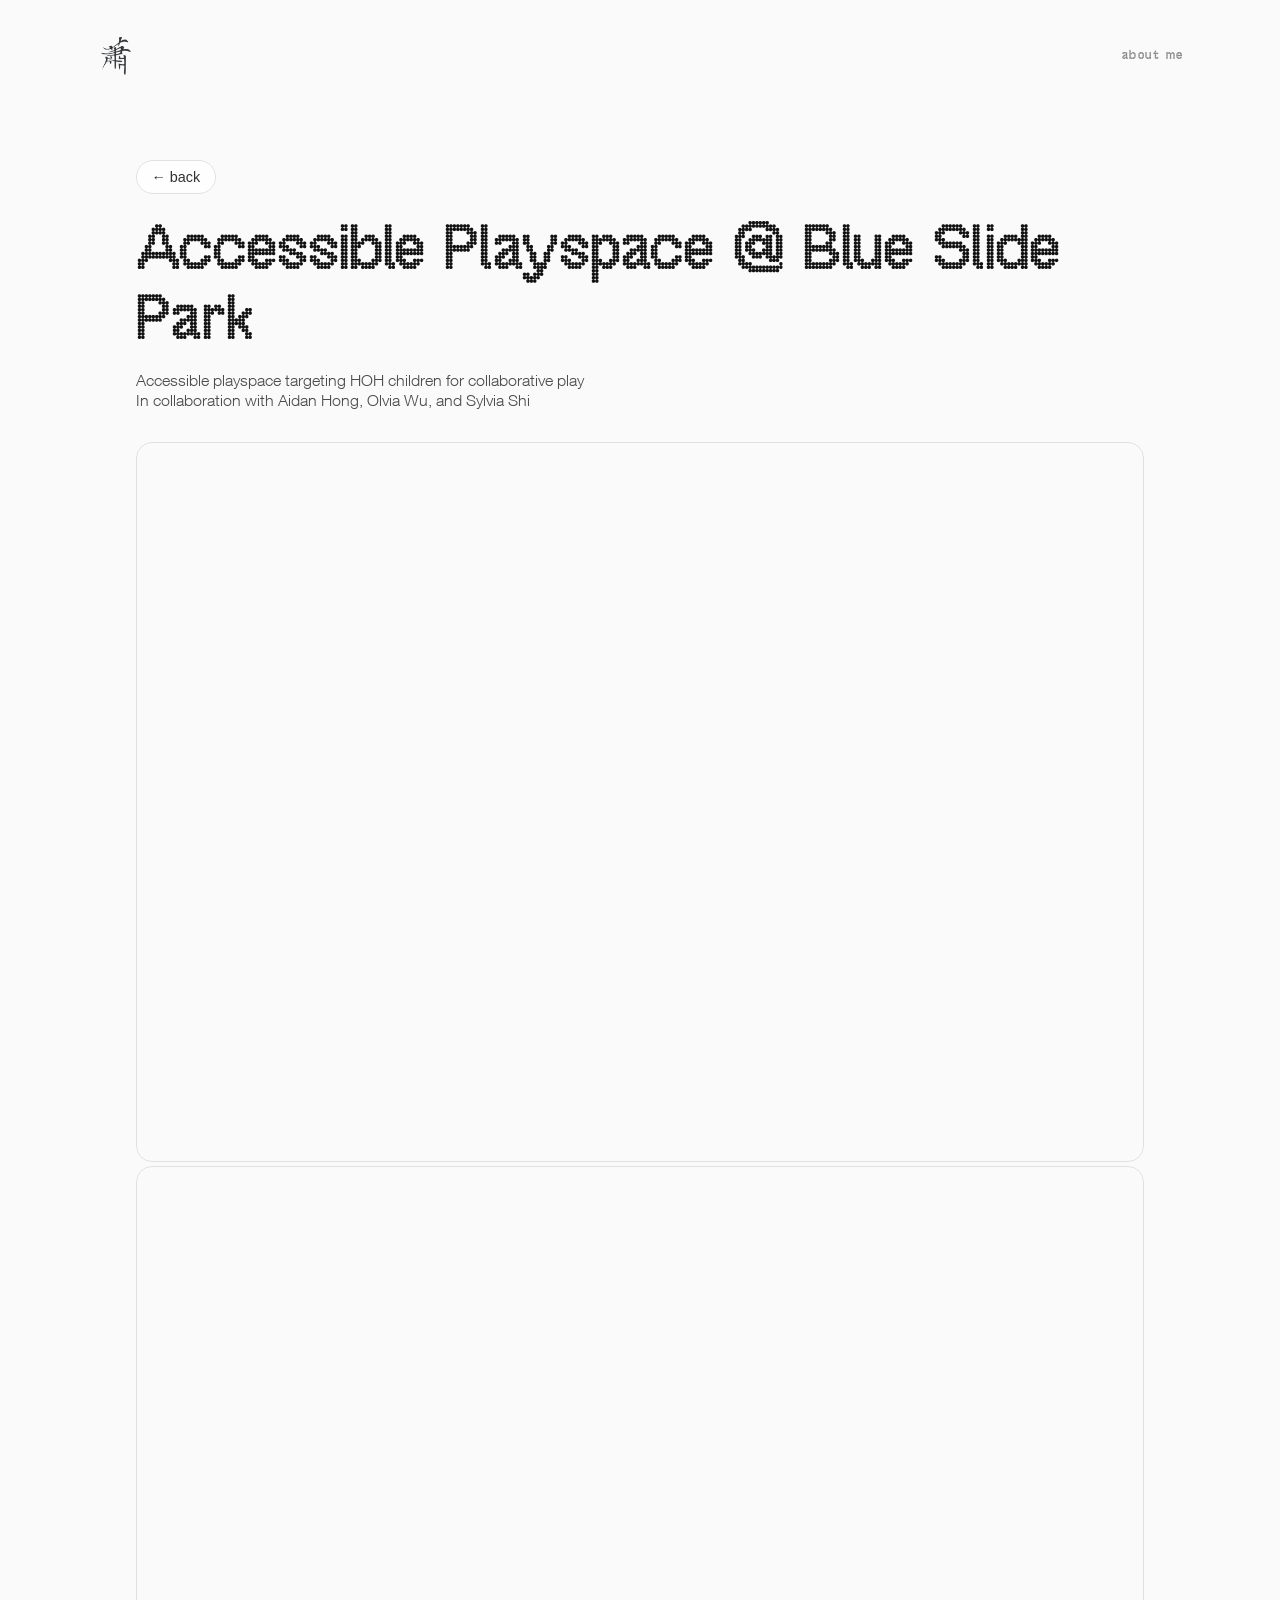
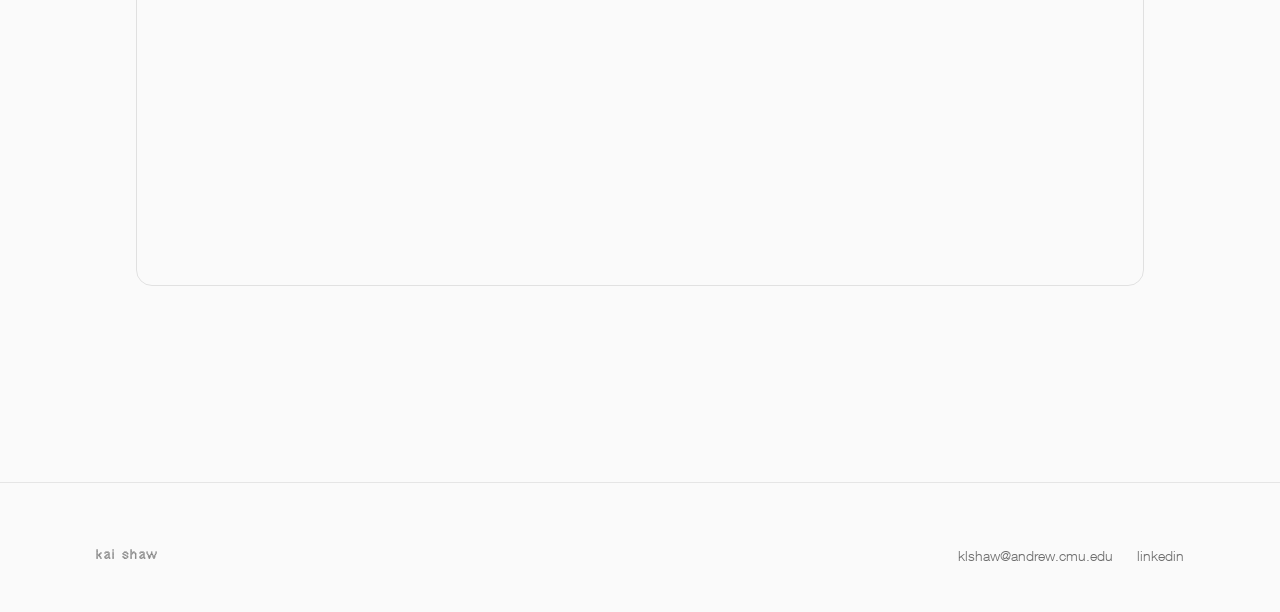
<file: playspace.html>
<!DOCTYPE html>
<html lang="en">
<head>
  <meta charset="UTF-8" />
  <meta name="viewport" content="width=device-width, initial-scale=1.0" />
  <title>Sync.ly — Kai Shaw</title>
  <link rel="stylesheet" href="styles.css" />
  <link rel="icon" type="image/png" href="images/favicon.png">
</head>
<body>

  <!-- NAV (same as index) -->
   <nav class="top-nav">
    <div class="nav-left">
      <a href="index.html">
      <img src="images/logo.png" alt="Kai Shaw logo" class="nav-logo">
      </a>

    </div>

    <div class="nav-right">
        <!--<a href="https://drive.google.com/file/d/1DO_gLftRfmkMQYUR49CrdU0KrRCdGwJn/view?usp=sharing" target="_blank">resume</a>
      <a href="https://drive.google.com/file/d/1A0pXKZa7BcgR3VO7WdkrsALMocVr-Z8c/view?usp=sharing" target="_blank">portfolio</a>

      -->
      <a href="about me.html" target="_blank">about me</a>
    </div>
  </nav>
  <!-- PAGE CONTENT -->
  <main class="project-page">
    <header class="project-page-top">
      <button class="back-btn" type="button">← back</button>
      <h1 class="project-title">Accessible Playspace @ Blue Slide Park</h1>
     <p class="project-subtitle">
    Accessible playspace targeting HOH children for collaborative play<br> In collaboration with Aidan Hong, Olvia Wu, and Sylvia Shi </br>
 
</p>

    </header>

    <!-- FIGMA EMBED -->
    <section class="figma-embed">
    <iframe style="border: 1px solid rgba(0, 0, 0, 0.1);" width="100%" height="720" src="https://embed.figma.com/slides/jX7rU57uxHd9XAPzwrbmgu/Bold-Blobs?node-id=1-568&embed-host=share" allowfullscreen></iframe>
   
    </section>

      <section class="figma-embed">
   <iframe style="border: 1px solid rgba(0, 0, 0, 0.1);" width="100%" height="720" src="https://embed.figma.com/slides/A75mNEtoZgGxssM9psZnAo/Documentation-Final?node-id=1-718&embed-host=share" allowfullscreen></iframe>
   
    </section>


  </main>


    <script src="script.js"></script>

</body>

<footer class="site-footer">
  <div class="footer-inner">
    <p class="footer-name">kai shaw</p>

    <div class="footer-links">
      <a href="mailto:klshaw@andrew.cmu.edu">klshaw@andrew.cmu.edu</a>
      <a href="https://www.linkedin.com/in/kai-shaw000" target="_blank" rel="noopener noreferrer">
        linkedin
      </a>
    </div>
  </div>
</footer>

</html>
</file>
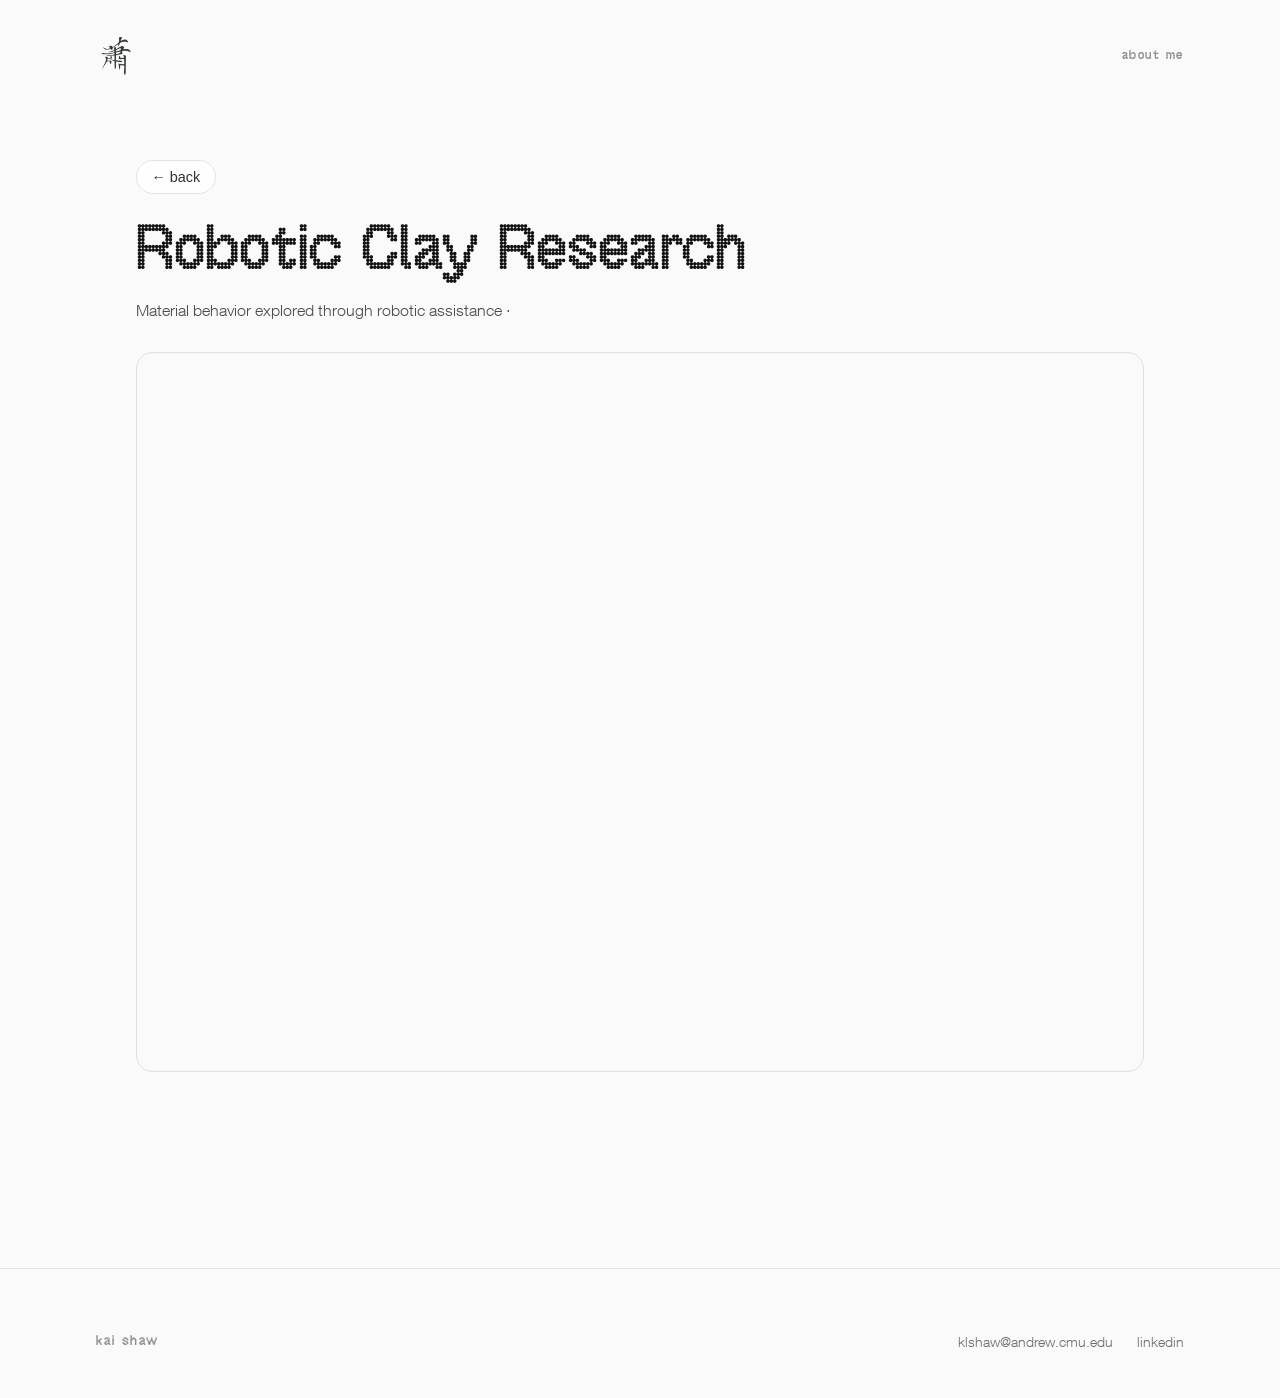
<file: robotic.html>
<!DOCTYPE html>
<html lang="en">
<head>
  <meta charset="UTF-8" />
  <meta name="viewport" content="width=device-width, initial-scale=1.0" />
  <title>Robotic Clay Research — Kai Shaw</title>

  <link rel="stylesheet" href="styles.css" />
  <link rel="icon" type="image/png" href="images/favicon.png">
</head>
<body>

  <!-- NAV (same as index) -->
  <nav class="top-nav">
    <div class="nav-left">
      <a href="index.html">
        <img src="images/logo.png" alt="Kai Shaw logo" class="nav-logo">
      </a>
    </div>

     <div class="nav-right">
        <!--<a href="https://drive.google.com/file/d/1DO_gLftRfmkMQYUR49CrdU0KrRCdGwJn/view?usp=sharing" target="_blank">resume</a>
      <a href="https://drive.google.com/file/d/1A0pXKZa7BcgR3VO7WdkrsALMocVr-Z8c/view?usp=sharing" target="_blank">portfolio</a>

      -->
      <a href="about me.html" target="_blank">about me</a>
    </div>
  </nav>

  <!-- PAGE CONTENT (uses your existing CSS classes exactly) -->
  <main class="project-page reveal">
    <header class="project-page-top reveal">
      <button class="back-btn" type="button">← back</button>

      <h1 class="project-title">Robotic Clay Research</h1>

      <p class="project-subtitle">
        Material behavior explored through robotic assistance ·
      
      </p>
    </header>

    <!-- FIGMA EMBED -->
    <section class="figma-embed reveal">
      <iframe
        title="ITAR Clay — Final Presentation"
        style="border: 1px solid rgba(0, 0, 0, 0.1);"
        width="100%"
        height="720"
        src="https://embed.figma.com/slides/L7zmQHMhdrFcPAU366L3UH/Final-Presentation-ITAR-Clay?node-id=1-237&embed-host=share"
        allowfullscreen
      ></iframe>
    </section>

  </main>


  <script src="script.js"></script>
</body>

<footer class="site-footer">
  <div class="footer-inner">
    <p class="footer-name">kai shaw</p>

    <div class="footer-links">
      <a href="mailto:klshaw@andrew.cmu.edu">klshaw@andrew.cmu.edu</a>
      <a href="https://www.linkedin.com/in/kai-shaw000" target="_blank" rel="noopener noreferrer">
        linkedin
      </a>
    </div>
  </div>
</footer>

</html>
</file>
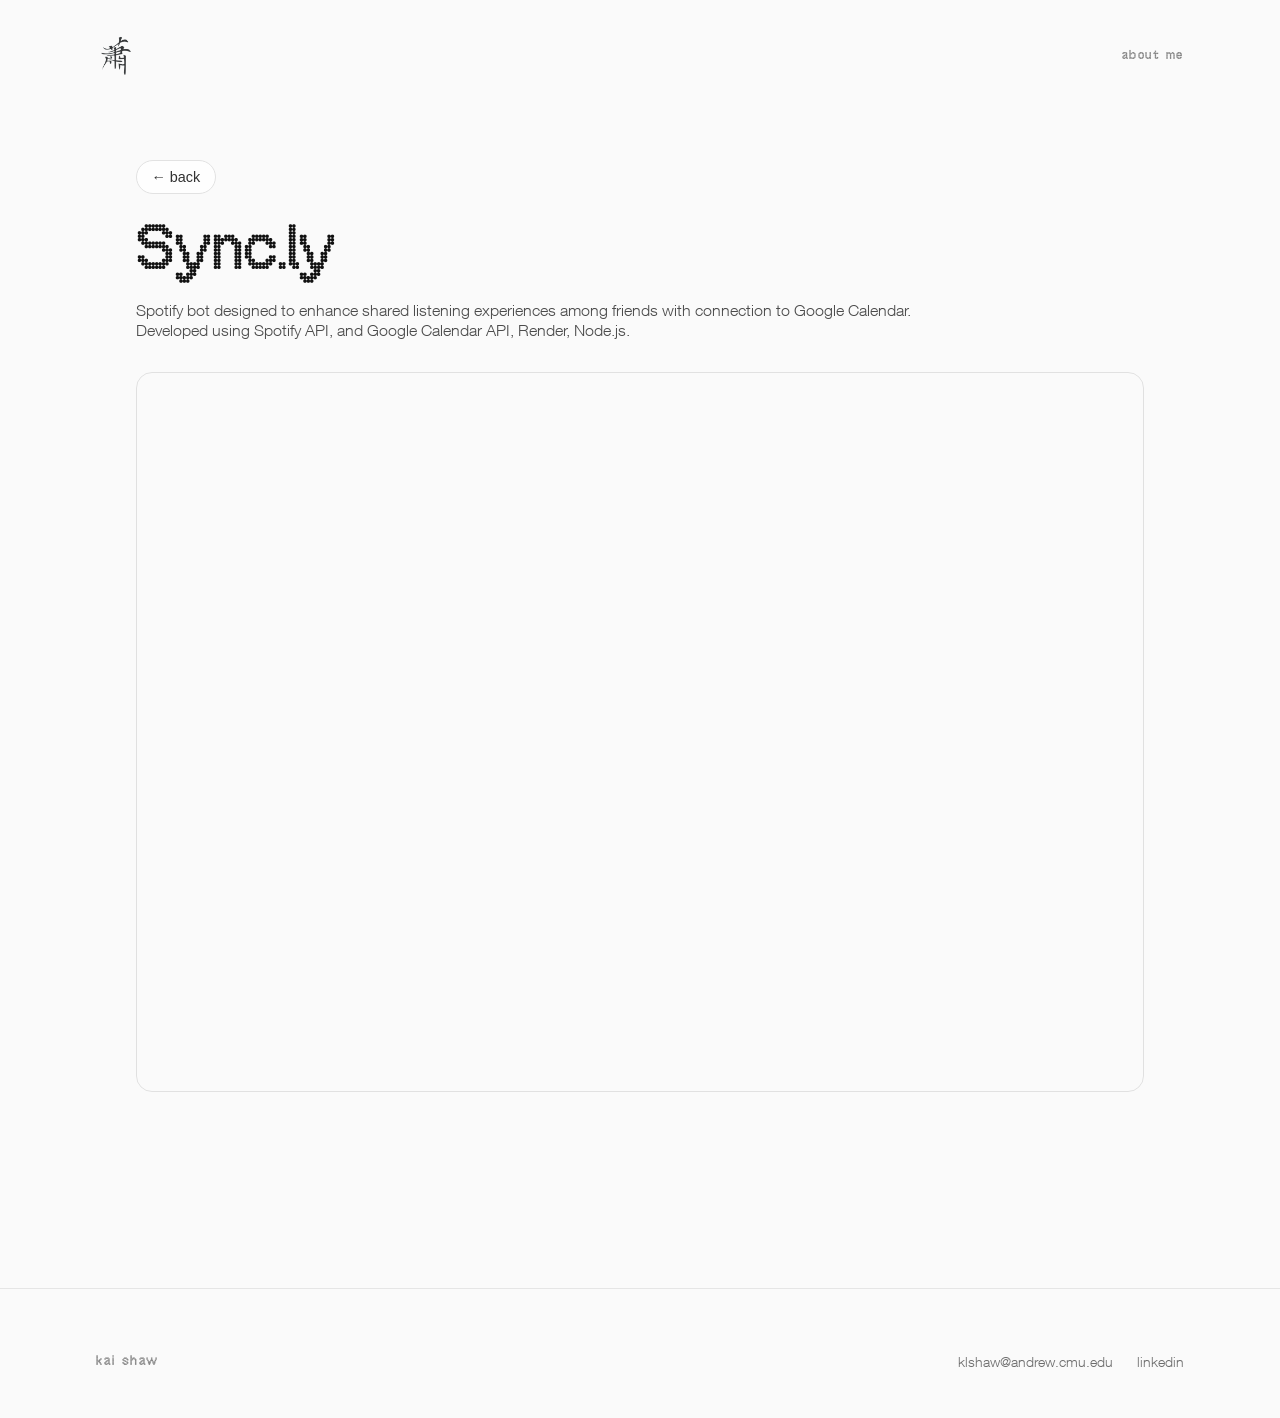
<file: syncly.html>
<!DOCTYPE html>
<html lang="en">
<head>
  <meta charset="UTF-8" />
  <meta name="viewport" content="width=device-width, initial-scale=1.0" />
  <title>Sync.ly — Kai Shaw</title>
  <link rel="stylesheet" href="styles.css" />
  <link rel="icon" type="image/png" href="images/favicon.png">
</head>
<body>

  <!-- NAV (same as index) -->
   <nav class="top-nav">
    <div class="nav-left">
      <a href="index.html">
      <img src="images/logo.png" alt="Kai Shaw logo" class="nav-logo">
      </a>

    </div>

    <div class="nav-right">
       <!--<a href="https://drive.google.com/file/d/1DO_gLftRfmkMQYUR49CrdU0KrRCdGwJn/view?usp=sharing" target="_blank">resume</a>
      <a href="https://drive.google.com/file/d/1A0pXKZa7BcgR3VO7WdkrsALMocVr-Z8c/view?usp=sharing" target="_blank">portfolio</a>

      -->
      <a href="about me.html" target="_blank">about me</a>
    </div>
  </nav>
  <!-- PAGE CONTENT -->
  <main class="project-page">
    <header class="project-page-top">
      <button class="back-btn" type="button">← back</button>
      <h1 class="project-title">Sync.ly</h1>
     <p class="project-subtitle">
    Spotify bot designed to enhance shared listening experiences among friends with connection to Google Calendar.<br> Developed using Spotify API, and Google Calendar API, Render, Node.js.</br>
 
</p>

    </header>

    <!-- FIGMA EMBED -->
    <section class="figma-embed">
     <iframe style="border: 1px solid rgba(0, 0, 0, 0.1);" width="100%" height="720" src="https://embed.figma.com/slides/2MlgUrDTuMbNAv6Er1b4jD/Social-Web-Final?node-id=2004-860&embed-host=share" allowfullscreen></iframe>
   
    </section>


  </main>


    <script src="script.js"></script>

</body>

<footer class="site-footer">
  <div class="footer-inner">
    <p class="footer-name">kai shaw</p>

    <div class="footer-links">
      <a href="mailto:klshaw@andrew.cmu.edu">klshaw@andrew.cmu.edu</a>
      <a href="https://www.linkedin.com/in/kai-shaw000" target="_blank" rel="noopener noreferrer">
        linkedin
      </a>
    </div>
  </div>
</footer>

</html>
</file>
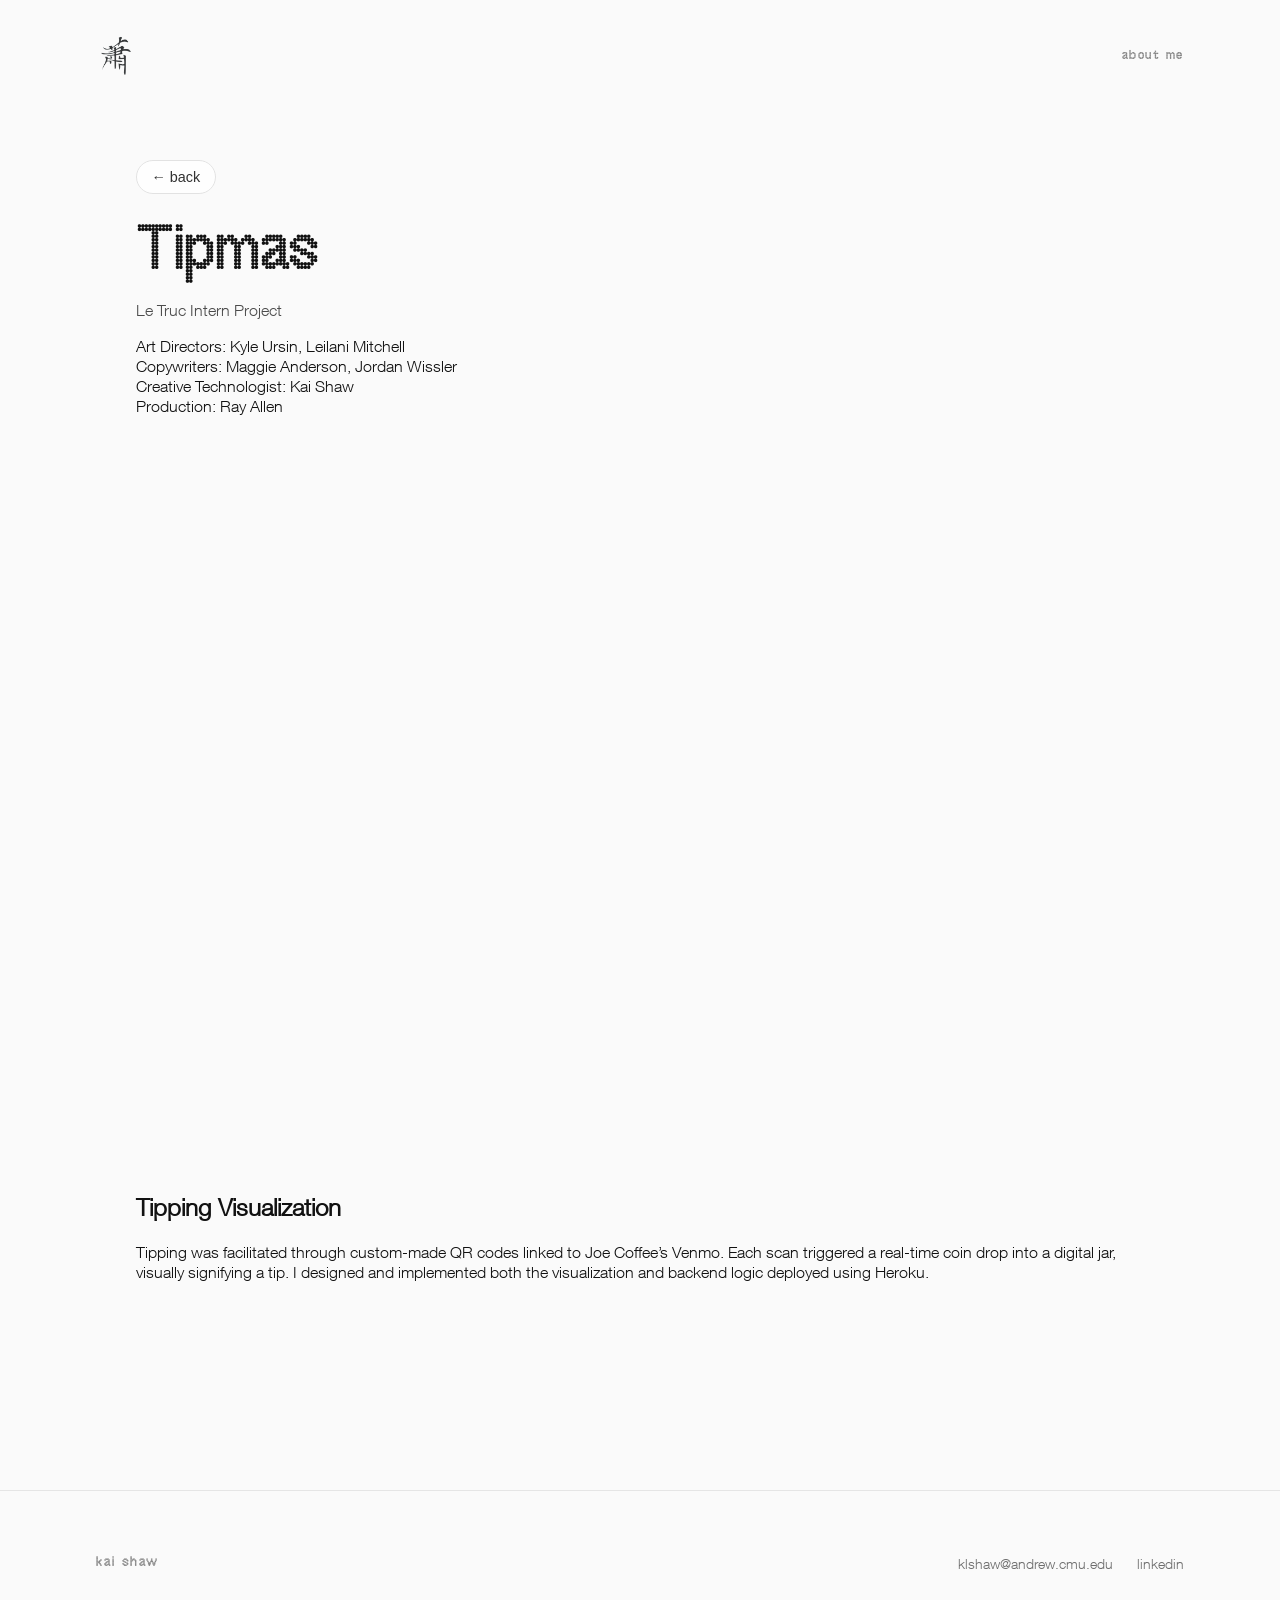
<file: tipmas.html>
<!DOCTYPE html>
<html lang="en">
<head>
  <meta charset="UTF-8" />
  <meta name="viewport" content="width=device-width, initial-scale=1.0" />
  <title>Tipmas — Kai Shaw</title>
  <link rel="stylesheet" href="styles.css" />
  <link rel="icon" type="image/png" href="images/favicon.png">
</head>
<body>

  <!-- NAV (same as index) -->
   <nav class="top-nav">
    <div class="nav-left">
      <a href="index.html">
      <img src="images/logo.png" alt="Kai Shaw logo" class="nav-logo">
      </a>

    </div>

    <div class="nav-right">
        <!--<a href="https://drive.google.com/file/d/1DO_gLftRfmkMQYUR49CrdU0KrRCdGwJn/view?usp=sharing" target="_blank">resume</a>
      <a href="https://drive.google.com/file/d/1A0pXKZa7BcgR3VO7WdkrsALMocVr-Z8c/view?usp=sharing" target="_blank">portfolio</a>

      -->
      <a href="about me.html" target="_blank">about me</a>
    </div>
  </nav>
  <!-- PAGE CONTENT -->
  <main class="project-page">
    <header class="project-page-top reveal">
      <button class="back-btn" type="button">← back</button>
      <h1 class="project-title">Tipmas</h1>
     <p class="project-subtitle">
Le Truc Intern Project </p>
<p>
 Art Directors: Kyle Ursin, Leilani Mitchell <br /> 
Copywriters: Maggie Anderson, Jordan Wissler <br /> 
Creative Technologist: Kai Shaw<br />
Production: Ray Allen </p>



    </header>

    <!-- FIGMA EMBED -->
    <section class="figma-embed reveal">
        <iframe src="https://docs.google.com/presentation/d/e/2PACX-1vQAH_gtAREY3pmMyhuERjkH_klwju9ZlaxOEUyi2uYAe-GvhWipAwvfitj7KCKGjOMFuKYq_hitrpPY/pubembed?start=false&loop=false&delayms=3000" frameborder="0" width="100%" height="720" allowfullscreen="true" mozallowfullscreen="true" webkitallowfullscreen="true"></iframe>
    </section>


    <section>
        <h2> Tipping Visualization</h2>
        <p> Tipping was facilitated through custom-made QR codes linked to Joe Coffee’s Venmo. Each scan triggered a real-time coin drop into a digital jar, visually signifying a tip. I designed and implemented both the visualization and backend logic deployed using Heroku.</p>
    </section>

  </main>

  
  <script src="script.js"></script>
</body>

<footer class="site-footer">
  <div class="footer-inner">
    <p class="footer-name">kai shaw</p>

    <div class="footer-links">
      <a href="mailto:klshaw@andrew.cmu.edu">klshaw@andrew.cmu.edu</a>
      <a href="https://www.linkedin.com/in/kai-shaw000" target="_blank" rel="noopener noreferrer">
        linkedin
      </a>
    </div>
  </div>
</footer>

</html>
</file>
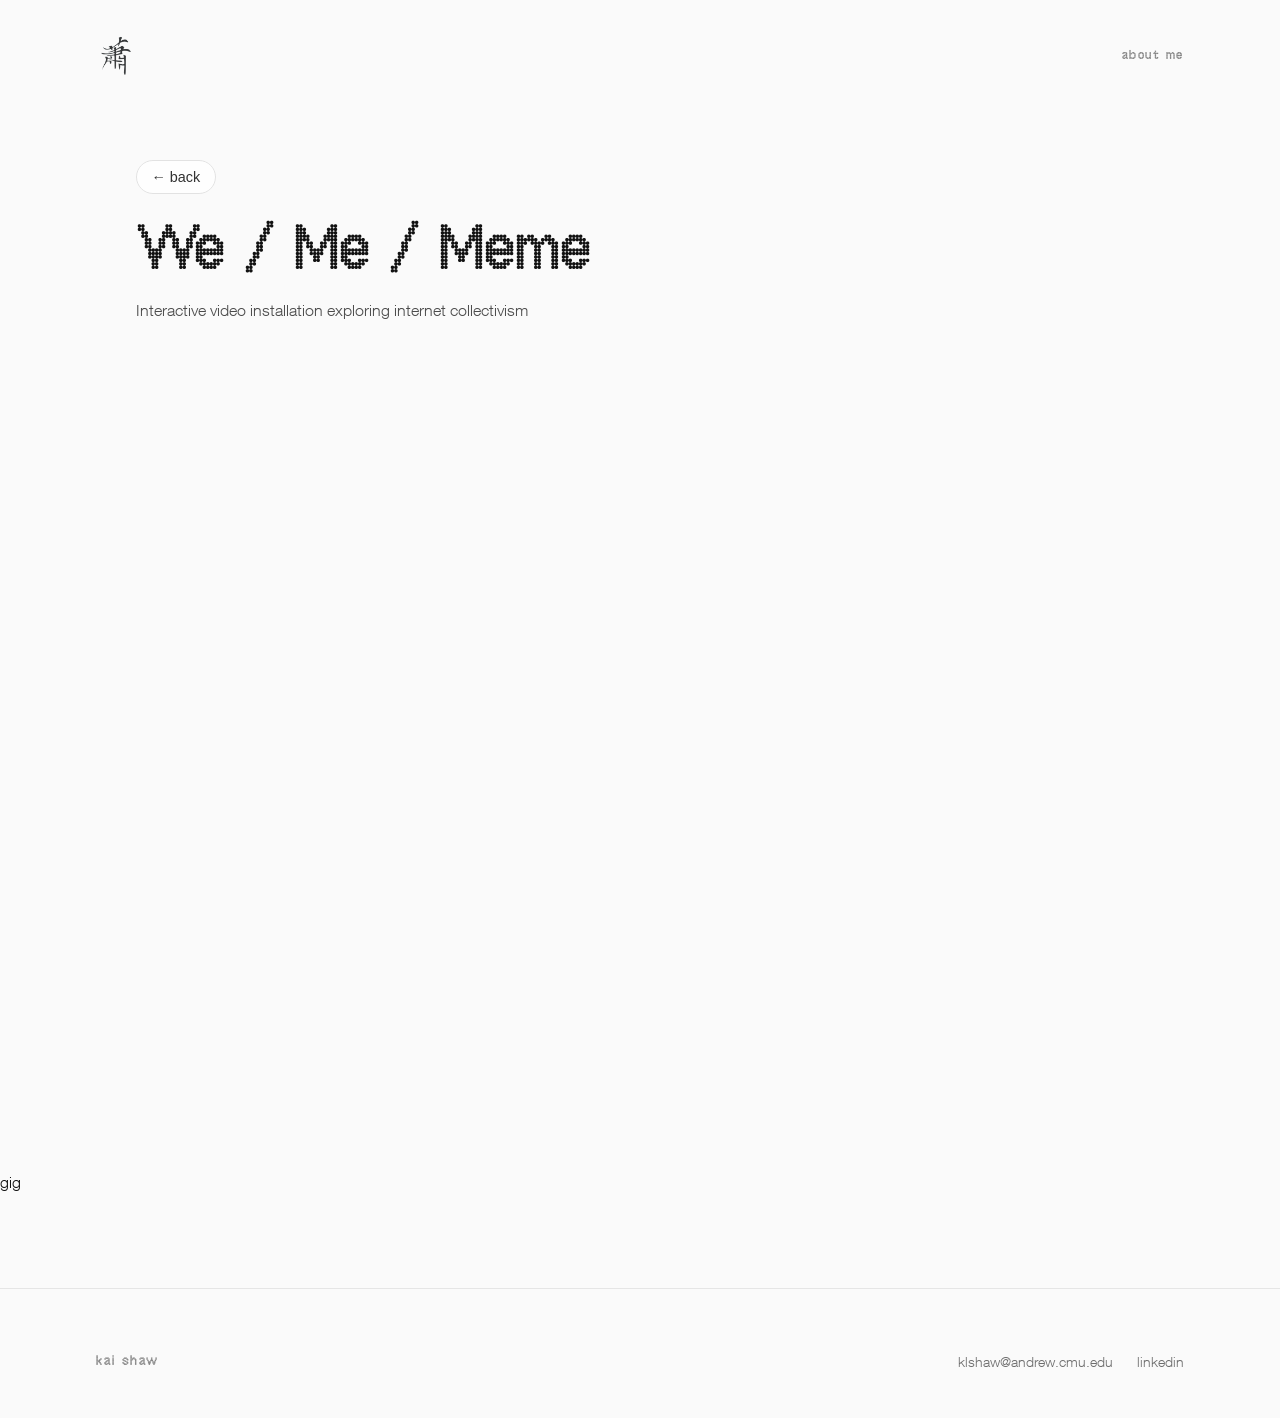
<file: wemememe.html>
<!DOCTYPE html>
<html lang="en">
<head>
  <meta charset="UTF-8" />
  <meta name="viewport" content="width=device-width, initial-scale=1.0" />
  <title>We / Me / Meme — Kai Shaw</title>

  <link rel="stylesheet" href="styles.css" />
  <link rel="icon" type="image/png" href="images/favicon.png">
</head>
<body>

  <!-- NAV -->
  <nav class="top-nav">
    <div class="nav-left">
      <a href="index.html">
        <img src="images/logo.png" alt="Kai Shaw logo" class="nav-logo">
      </a>
    </div>

   <div class="nav-right">
      <!--<a href="https://drive.google.com/file/d/1DO_gLftRfmkMQYUR49CrdU0KrRCdGwJn/view?usp=sharing" target="_blank">resume</a>
      <a href="https://drive.google.com/file/d/1A0pXKZa7BcgR3VO7WdkrsALMocVr-Z8c/view?usp=sharing" target="_blank">portfolio</a>

      -->
    <a href="about me.html" target="_blank">about me</a>
</div>

  </nav>

  <!-- PAGE CONTENT -->
  <main class="project-page reveal">

    <!-- HEADER -->
    <header class="project-page-top reveal">
      <button class="back-btn" type="button">← back</button>

      <h1 class="project-title">We / Me / Meme</h1>

      <p class="project-subtitle">
        Interactive video installation exploring internet collectivism
      </p>
    </header>

    <!-- SLIDES EMBED -->
    <section class="figma-embed reveal">
      <iframe
        title="We / Me / Meme — Presentation"
        src="https://docs.google.com/presentation/d/e/2PACX-1vResNs5u59mbXAjONPcKQjqQgMHNdnCsMiTZTlC325PfXjdDQ0apQ9yZo-3huWwpXyX-nu_6WYyey01/pubembed?start=false&loop=true&delayms=5000"
        width="100%"
        height="720"
        frameborder="0"
        allowfullscreen="true"
        mozallowfullscreen="true"
        webkitallowfullscreen="true"
      ></iframe>
    </section>

  </main>

<script src="script.js"></script>

</body>gig

<footer class="site-footer">
  <div class="footer-inner">
    <p class="footer-name">kai shaw</p>

    <div class="footer-links">
      <a href="mailto:klshaw@andrew.cmu.edu">klshaw@andrew.cmu.edu</a>
      <a href="https://www.linkedin.com/in/kai-shaw000" target="_blank" rel="noopener noreferrer">
        linkedin
      </a>
    </div>
  </div>
</footer>

</html>
</file>
<file: styles.css>
/*Used AI to generate CSS alongside the index.html, edited based on sizing, and timing for animations, added own fonts*/
@font-face {
  font-family: "OffBit DotBold";
  src: url("fonts/OffBit-DotBold.ttf") format("truetype");
  font-weight: 700;
  font-style: normal;
  font-display: swap;
}

@font-face {
  font-family: "Helvetica Neue LT";
  src: url("fonts/HelveticaNeue LT 45 Light Regular.ttf") format("truetype");
  font-weight: 300;
  font-style: normal;
  font-display: swap;
}

/* GLOBAL */
* {
  box-sizing: border-box;
}

body {
  margin: 0;
  background: #fafafa;
  color: #111;
  font-family: "Helvetica Neue LT", -apple-system, BlinkMacSystemFont, sans-serif;
  font-weight: 300;
}

/* NAV */
.top-nav {
  position: absolute;
  top: 2rem;
  left: 6rem;
  right: 6rem;
  display: flex;
  justify-content: space-between;
  align-items: center;
  z-index: 10;
}

.nav-logo {
  height: 48px; /* adjust as needed */
  width: auto;
  display: block;
}

.nav-right {
  display: flex;
  gap: 1.5rem;
}

.nav-right a {
  font-family: "OffBit DotBold", monospace;
  font-size: 0.8rem;
  letter-spacing: 0.12em;
  text-transform: lowercase;
  color: #111;
  text-decoration: none;
  opacity: 0.6;
  transition: opacity 150ms ease;
}

.nav-right a:hover {
  opacity: 1;
  text-decoration: underline;
}


/* HERO */
.hero {
  min-height: 100vh;
  padding: 0 6rem;
  display: flex;
  flex-direction: column;
  justify-content: center;
  align-items: center;
  text-align: center;
}



.hero-box {
  background: #0f0f0f;
  color: white;
  padding: 2.25rem 4.5rem;
  border-radius: 999px;
  min-width: clamp(320px, 60vw, 900px);
}

.hero-box h1 {
  font-family: "OffBit DotBold", monospace;
  font-size: clamp(3.5rem, 9vw, 7.5rem);

  line-height: 0.95;
  margin: 0;
  letter-spacing: -0.015em;
}

.hero-box p {
  margin-top: 1rem;
  font-size: 1.1rem;
  opacity: 0.85;
}


.hero-about {
  margin-top: 2rem;
  width: 100%;                 /* take full row */
  display: flex;               /* center the paragraph block */
  justify-content: center;
  text-align: center;          /* center inline text too */
}

.hero-about p {
  margin: 0;
  max-width: 640px;            /* readable line length */
  width: 100%;                 /* ensures it truly centers inside flex */
  text-align: center;          /* belt + suspenders */
  font-size: 1.05rem;
  line-height: 1.6;
  opacity: 0.85;
}

/* PROJECTS HEADER */
.projects-header {
  padding-left: 6rem;
  padding-right: 6rem;
  padding-top: 1.25rem;
  padding-bottom: 0.75rem;
}

.projects-header h2 {
  margin: 0;
  font-family: "OffBit DotBold", monospace;
  font-size: 2.5rem;
  letter-spacing: 0.05em;
  opacity: 0.8;
  text-align: left;
}

/* FILTERS */
.filters {
  padding-left: 6rem;
  padding-right: 6rem;
  padding-top: 0.25rem;
  padding-bottom: 1rem;
  margin: 0;
  display: flex;
  gap: 0.75rem;
  flex-wrap: wrap;
}

.filter-btn {
  border: 1px solid #ccc;
  background: transparent;
  padding: 0.4rem 0.8rem;
  border-radius: 999px;
  cursor: pointer;
  font-size: 0.85rem;
  font-family: "Helvetica Neue LT", -apple-system, BlinkMacSystemFont, sans-serif;
  font-weight: 300;
  letter-spacing: 0.01em; /* subtle, optional */
  text-decoration:none;
}

.filter-btn.active,
.filter-btn:hover {
  background: #111;
  color: #fff;
  border-color: #111;
}

/* PROJECT GRID */
.projects {
  padding: 2rem 6rem 6rem;
  display: grid;
  grid-template-columns: repeat(auto-fill, minmax(360px, 1fr));
  gap: 1.5rem;
}

/* CARD */
.project-card {
  background: #fff;
  padding: 1.5rem;
  border-radius: 16px;
  border: 1px solid #eee;
  transition: opacity 220ms ease, transform 220ms ease;
  opacity: 1;
  transform: translateY(0) scale(1);
}

.project-card h3 {
  margin: 0 0 0.5rem;
}

.project-card p {
  margin: 0;
  font-size: 0.95rem;
  opacity: 0.8;
}

/* SQUARE COVER + B&W FILTER ON DEFAULT */
.cover {
  width: 100%;
  aspect-ratio: 1 / 1;
  border-radius: 12px;
  overflow: hidden;
  margin-bottom: 1rem;
  background: #f0f0f0;
}

.cover img {
  width: 100%;
  height: 100%;
  object-fit: cover;
  display: block;
  filter: grayscale(60%) saturate(40%) contrast(90%) brightness(95%);
  transition: filter 300ms ease;
}

.project-card:hover .cover img {
  filter: grayscale(0%) saturate(100%) contrast(100%) brightness(100%);
}

.project-link {
  text-decoration: none;
  color: inherit;
  display: block;
}


/* TAG PILLS IN CARD */
.tags {
  margin-top: 1rem;
  display: flex;
  gap: 0.4rem;
  flex-wrap: wrap;
}

.tags span {
  font-size: 0.7rem;
  background: #f0f0f0;
  padding: 0.2rem 0.5rem;
  border-radius: 999px;
}

/* FILTER ANIMATION STATES (for your crossfade JS) */
.projects .hidden { 
  display: none !important; 
}

.project-card.is-hiding {
  opacity: 0;
  transform: translateY(6px) scale(0.99);
  pointer-events: none;
}

.project-card.is-showing {
  opacity: 0;
  transform: translateY(6px) scale(0.99);
}

.project-card.hidden {
  display: none;
}
/* uniform grid fade each time you filter */
.projects.is-filtering {
  opacity: 0;
  transform: translateY(8px);
  transition: opacity 220ms ease, transform 220ms ease;
}

.projects {
  transition: opacity 220ms ease, transform 220ms ease;
}


/* RESPONSIVE HERO STACK */
@media (max-width: 900px) {
  .top-nav {
    left: 1.5rem;
    right: 1.5rem;
  }

  .hero {
    padding: 0 1.5rem;
  }

  .hero-inner {
    grid-template-columns: 1fr;
    gap: 2rem;
    justify-items: center;
    text-align: center;
  }

  .hero-box {
    min-width: unset;
    padding: 2rem 2.25rem;
  }

  .hero-about {
    max-width: 650px;
  }

  .about-header,
  .about-content,
  .projects-header,
  .filters,
  .projects {
    padding-left: 1.5rem;
    padding-right: 1.5rem;
  }
}

/* --- Page reveal animations --- */
.reveal {
  opacity: 0;
  transform: translateY(12px);
}

.reveal.is-visible {
  animation: fadeUp 700ms ease forwards;
}

@keyframes fadeUp {
  to {
    opacity: 1;
    transform: translateY(0);
  }
}

/* Optional: slightly snappier for the pill */
.hero-box.reveal.is-visible {
  animation-duration: 800ms;
}

/* Optional: stagger cards when projects grid appears */
.projects.reveal.is-visible .project-card {
  opacity: 0;
  transform: translateY(10px);
  animation: fadeUp 600ms ease forwards;
}

/* stagger children cards */
.projects.reveal.is-visible .project-card:nth-child(1) { animation-delay: 80ms; }
.projects.reveal.is-visible .project-card:nth-child(2) { animation-delay: 140ms; }
.projects.reveal.is-visible .project-card:nth-child(3) { animation-delay: 200ms; }
.projects.reveal.is-visible .project-card:nth-child(4) { animation-delay: 260ms; }
.projects.reveal.is-visible .project-card:nth-child(5) { animation-delay: 320ms; }
.projects.reveal.is-visible .project-card:nth-child(6) { animation-delay: 380ms; }
.projects.reveal.is-visible .project-card:nth-child(7) { animation-delay: 440ms; }
.projects.reveal.is-visible .project-card:nth-child(8) { animation-delay: 500ms; }

/* Respect reduced motion */
@media (prefers-reduced-motion: reduce) {
  .reveal,
  .reveal.is-visible,
  .projects.reveal.is-visible .project-card {
    opacity: 1 !important;
    transform: none !important;
    animation: none !important;
  }
}

/* FOOTER */
.site-footer {
  padding: 4rem 6rem 3rem;
  border-top: 1px solid #e5e5e5;
  margin-top: 6rem;
}

.footer-inner {
  display: flex;
  justify-content: space-between;
  align-items: center;
  flex-wrap: wrap;
  gap: 1rem;
}

.footer-name {
  font-family: "OffBit DotBold", monospace;
  font-size: 0.85rem;
  letter-spacing: 0.12em;
  text-transform: lowercase;
  opacity: 0.6;
  margin: 0;
}

.footer-links {
  display: flex;
  gap: 1.5rem;
}

.footer-links a {
  font-size: 0.85rem;
  text-decoration: none;
  color: #111;
  opacity: 0.6;
  transition: opacity 150ms ease;
}

.footer-links a:hover {
  opacity: 1;
}


/* ABOUT PAGE */
.about-page {
  padding: 10rem 6rem 6rem;
  justify-content: center;
}

.about-hero {
  display: grid;
  grid-template-columns: 420px 1fr;
  gap: 4rem;
  align-items: start;
  max-width: 1100px;
}

.about-photo img {
  width: 100%;
  border-radius: 16px;
  display: block;
}

.about-text h1 {
  font-family: "OffBit DotBold", monospace;
  font-size: 2.5rem;
  letter-spacing: 0.06em;
  margin: 0 0 1.5rem;
}

.about-text p {
  font-size: 1.05rem;
  line-height: 1.6;
  opacity: 0.85;
  margin-bottom: 1.25rem;
  max-width: 65ch;
}

.about-links {
  margin-top: 1.5rem;
  display: flex;
  gap: 1.25rem;
}

.about-links a {
  font-family: "OffBit DotBold", monospace;
  font-size: 0.8rem;
  letter-spacing: 0.12em;
  text-transform: lowercase;
  text-decoration: none;
  color: #111;
  opacity: 0.6;
  transition: opacity 150ms ease;
}

.about-links a:hover {
  opacity: 1;
}

/* MOBILE */
@media (max-width: 900px) {
  .about-page {
    padding: 8rem 1.5rem 4rem;
  }

  .about-hero {
    grid-template-columns: 1fr;
    gap: 2rem;
  }

  .about-photo {
    max-width: 280px;
  }
}


/* Add this to styles.css (project page embed layout) */
.project-page {
  padding: 10rem 6rem 6rem; /* space for nav */
  max-width: 1200px;
  margin: 0 auto;
  justify-content: center;
}

.project-page-top {
  margin-bottom: 2rem;
}

.back-btn {
  border: 1px solid #ddd;
  background: white;
  border-radius: 999px;
  padding: 0.5rem 0.9rem;
  cursor: pointer;
  font-size: 0.9rem;
  opacity: 0.8;
}

.back-btn:hover {
  opacity: 1;
}

.project-title {
  font-family: "OffBit DotBold", monospace;
  font-size: clamp(2.2rem, 5vw, 4rem);
  margin: 1.5rem 0 0;
}

.project-subtitle {
  margin-top: 0.75rem;
  opacity: 0.75;
  max-width: 100%;
}

.figma-embed iframe {
  border-radius: 16px;
  overflow: hidden;
  justify-content: center;
}

/* Mobile */
@media (max-width: 900px) {
  .project-page {
    padding: 8rem 1.5rem 4rem;
  }

  .figma-embed iframe {
    height: 560px;
  }
}


/* CATROLL */

/* -------------------------
   Cat Roller (API Project)
-------------------------- */

.project-divider{
  height: 1px;
  width: 100%;
  background: rgba(0,0,0,0.12);
  margin: 26px 0;
}

.cat-card{
  margin-top: 16px;
  border: 1px solid rgba(0,0,0,0.12);
  border-radius: 18px;
  overflow: hidden;
  background: rgba(255,255,255,0.65);
  backdrop-filter: blur(6px);
}

.cat-card-header{
  padding: 18px 18px 10px;
}

.cat-card-header h3{
  margin: 0;
  font-size: 20px;
  letter-spacing: -0.01em;
}

.cat-sub{
  margin: 6px 0 0;
  opacity: 0.75;
}

.cat-viewer{
  padding: 14px 18px 18px;
  display: grid;
  gap: 12px;
}

.cat-image-frame{
  position: relative;
  width: 100%;
  border-radius: 14px;
  overflow: hidden;
  border: 1px solid rgba(0,0,0,0.12);
  background: rgba(0,0,0,0.04);

  /* NEW */
  display: flex;
  justify-content: center;
}

.cat-image-frame img{
  width: 100%;
  height: auto;              /* key change */
  max-height: 520px;         /* prevents giant images */
  object-fit: contain;       /* preserves original aspect ratio */
  display: block;

  opacity: 0;
  transform: scale(1.01);
  transition: opacity 240ms ease, transform 240ms ease;
}

.cat-image-frame img.is-visible{
  opacity: 1;
  transform: scale(1);
}

.cat-overlay{
  position: absolute;
  inset: 0;
  display: grid;
  place-items: center;
  gap: 10px;
  background: rgba(255,255,255,0.65);
  backdrop-filter: blur(4px);
  opacity: 0;
  pointer-events: none;
  transition: opacity 160ms ease;
  font-weight: 700;
}

.cat-overlay.is-visible{
  opacity: 1;
}

.cat-spinner{
  width: 32px;
  height: 32px;
  border-radius: 999px;
  border: 3px solid rgba(0,0,0,0.18);
  border-top-color: rgba(0,0,0,0.65);
  animation: catspin 0.9s linear infinite;
}

@keyframes catspin{
  to{ transform: rotate(360deg); }
}

.cat-actions{
  display: flex;
  flex-wrap: wrap;
  gap: 10px;
  align-items: center;
}

.cat-roll-btn{
  flex: 1;
  min-width: 240px;
  padding: 14px 16px;
  border: none;
  border-radius: 14px;
  font-weight: 800;
  font-size: 16px;
  cursor: pointer;
  background: #111;
  color: #fff;
  transition: transform 120ms ease, opacity 120ms ease;
}

.cat-roll-btn:hover{
  transform: translateY(-1px);
}

.cat-roll-btn:disabled{
  opacity: 0.55;
  cursor: not-allowed;
}

.cat-ghost-btn{
  padding: 14px 16px;
  border-radius: 14px;
  border: 1px solid rgba(0,0,0,0.18);
  background: transparent;
  cursor: pointer;
  font-weight: 700;
}

.cat-history h4{
  margin: 8px 0 10px;
  font-size: 12px;
  letter-spacing: 0.08em;
  text-transform: uppercase;
  opacity: 0.7;
}

.cat-history-strip{
  display: grid;
  grid-template-columns: repeat(3, 1fr);
  gap: 10px;
}

.cat-thumb{
  position: relative;
  border: 1px solid rgba(0,0,0,0.12);
  border-radius: 14px;
  overflow: hidden;
  background: rgba(0,0,0,0.04);
  aspect-ratio: 16 / 10;
  cursor: pointer;
}

.cat-thumb.cat-thumb-empty{
  cursor: default;
}

.cat-thumb img{
  width: 100%;
  height: 100%;
  object-fit: cover;
  display: block;
}

.cat-badge{
  position: absolute;
  left: 10px;
  top: 10px;
  font-size: 12px;
  font-weight: 800;
  padding: 6px 10px;
  border-radius: 999px;
  background: rgba(255,255,255,0.8);
  border: 1px solid rgba(0,0,0,0.12);
}

.cat-note{
  margin-top: 10px;
  font-size: 14px;
  opacity: 0.75;
}

/* Breed filter controls */
.cat-controls{
  display: grid;
  gap: 6px;
  margin-top: 6px;
}

.cat-label{
  font-size: 12px;
  letter-spacing: 0.08em;
  text-transform: uppercase;
  opacity: 0.7;
  font-weight: 800;
}

.cat-select{
  width: 100%;
  padding: 12px 14px;
  border-radius: 14px;
  border: 1px solid rgba(0,0,0,0.12);
  background: rgba(255,255,255,0.85);
  font-weight: 650;
  outline: none;
}

.cat-select:disabled{
  opacity: 0.7;
}

/* -------------------------
   Cat Stat Card
-------------------------- */
.cat-stats{
  border: 1px solid rgba(0,0,0,0.12);
  border-radius: 14px;
  padding: 12px 14px;
  background: rgba(255,255,255,0.75);
}

.cat-stats-row{
  display: grid;
  grid-template-columns: 1fr 1fr 0.65fr;
  gap: 10px;
  margin-bottom: 10px;
}

.cat-stat{
  display: grid;
  gap: 4px;
}

.cat-stat-label{
  font-size: 11px;
  letter-spacing: 0.08em;
  text-transform: uppercase;
  opacity: 0.65;
  font-weight: 800;
}

.cat-stat-value{
  font-weight: 800;
  font-size: 14px;
  line-height: 1.25;
}

.cat-stat-temper{
  font-weight: 650;
  opacity: 0.9;
}

/* -------------------------
   Confetti + Zone Message
-------------------------- */
.cat-card{
  position: relative; /* needed for confetti overlay positioning */
}

.cat-confetti-layer{
  position: absolute;
  inset: 0;
  pointer-events: none;
  overflow: hidden;
  opacity: 0;
  transition: opacity 180ms ease;
}

.cat-confetti-layer.is-on{
  opacity: 1;
}

.cat-zone-msg{
  position: absolute;
  left: 50%;
  top: 18px;
  transform: translateX(-50%);
  padding: 10px 14px;
  border-radius: 999px;
  background: rgba(17,17,17,0.92);
  color: white;
  font-weight: 900;
  font-size: 14px;
  letter-spacing: 0.01em;
  box-shadow: 0 14px 30px rgba(0,0,0,0.22);
}

/* Confetti bits */
.cat-confetti{
  position: absolute;
  width: 10px;
  height: 14px;
  border-radius: 3px;
  opacity: 0.95;
  animation: catConfettiFall 950ms linear forwards;
}

@keyframes catConfettiFall{
  from{
    transform: translateY(-20px) rotate(0deg);
  }
  to{
    transform: translateY(720px) rotate(540deg);
    opacity: 0;
  }
}

/* ===============================
   Fortune Cookie Card (Base)
   =============================== */

.fortune-card {
  border: 1px solid #ddd;
  border-radius: 16px;
  padding: 20px;
  margin-top: 16px;
  background: #fefefe;
}

.fortune-card-header h3 {
  margin: 0 0 4px;
}

.fortune-sub {
  opacity: 0.7;
  font-size: 14px;
}

/* ===============================
   Inputs & Controls
   =============================== */

.fortune-input {
  width: 100%;
  min-height: 80px;
  margin-top: 12px;
  padding: 10px;
  resize: vertical;
}

.fortune-controls {
  display: flex;
  gap: 8px;
  margin-top: 10px;
}

.fortune-select {
  padding: 6px;
  font-family: Helvetica Neue LT, sans-serif;
}

.fortune-btn {
  padding: 8px 14px;
  cursor: pointer;
  font-family: Helvetica Neue LT, sans-serif;
}

.fortune-error {
  color: #b00020;
  margin-top: 8px;
}

/* ===============================
   Fortune Result (Emphasized)
   =============================== */

.fortune-result {
  margin-top: 18px;
  padding: 20px 22px;
  border-radius: 16px;
  background: #fafafa;
  border: 1px solid #e6e6e6;
  animation: fortunePop 180ms ease-out;
}

.fortune-text {
  font-size: 20px;
  line-height: 1.45;
  font-weight: 500;
  text-align: center;
  margin: 0 0 14px;
  font-family: "OffBit DotBold", monospace;
}

.fortune-suggestion {
  font-size: 15px;
  text-align: center;
  opacity: 0.75;
  margin-bottom: 12px;
}

.fortune-meta {
  display: flex;
  justify-content: center;
  align-items: center;
  gap: 8px;
  font-size: 14px;
  opacity: 0.6;
}

.fortune-icon {
  font-size: 26px;
}

/* ===============================
   Animations
   =============================== */

@keyframes fortunePop {
  from {
    opacity: 0;
    transform: translateY(6px) scale(0.98);
  }
  to {
    opacity: 1;
    transform: translateY(0) scale(1);
  }
}

.project-image {
  width: 100%;
  max-width: 800px;
  display: block;
  margin: 18px auto 0;
  border-radius: 16px;
  border: 1px solid rgba(0,0,0,0.12);
}
</file>
